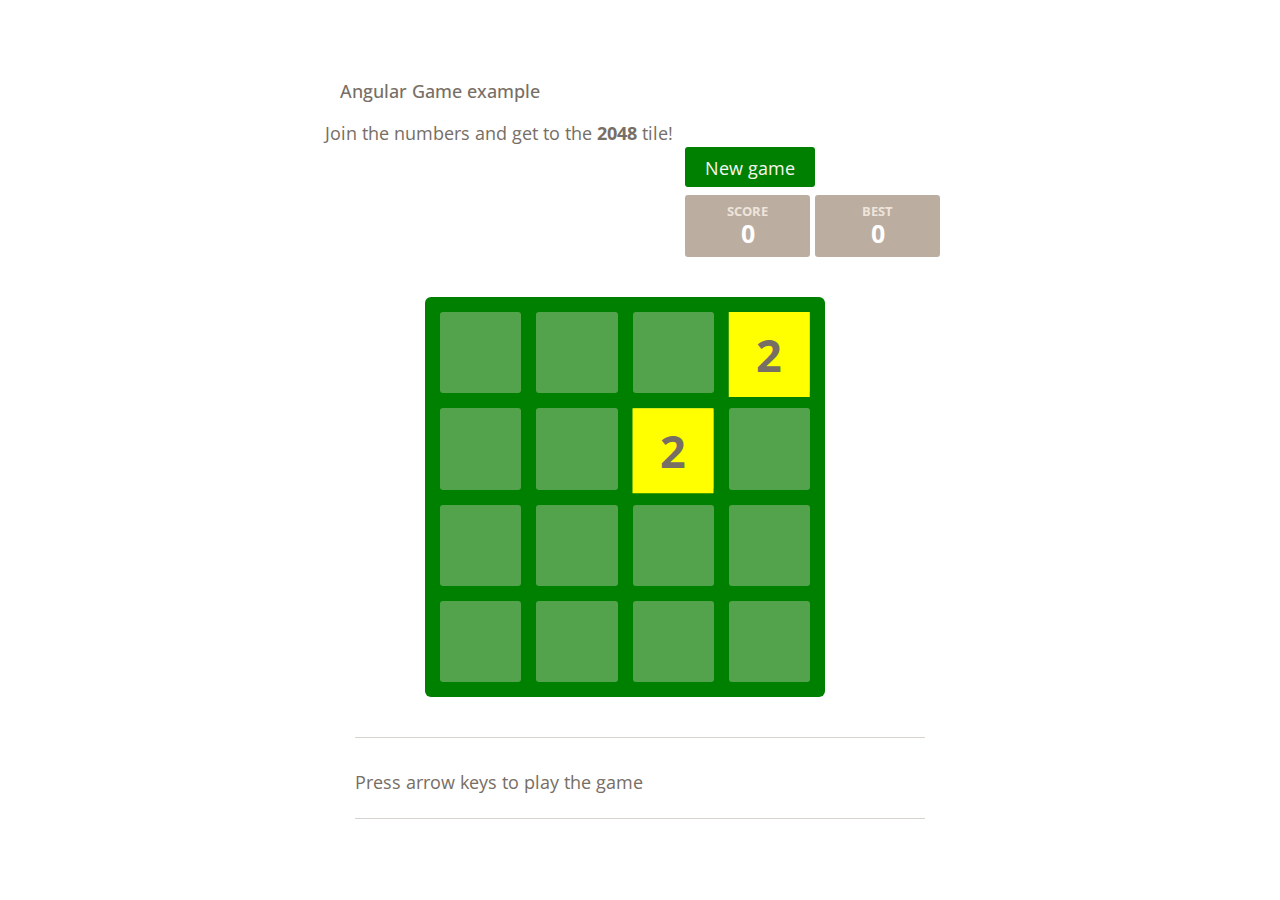
<file: app/index.html>
<!doctype html>
 <html class="no-js"> 
  <head>
    <meta charset="utf-8">
    <title>Game</title>
    <meta name="description" content="">
    <meta name="viewport" content="width=device-width">
    <link rel="stylesheet" href="styles/main.css">
    <link href='http://fonts.googleapis.com/css?family=Open+Sans:400,700' rel='stylesheet' type='text/css'>
    <script type="text/javascript" src="http://ajax.googleapis.com/ajax/libs/jquery/2.0.0/jquery.min.js"></script>
    <script src="scripts/angular.js"></script>
    <script src="scripts/angular-route.js"></script>
    <script src="scripts/angular-route.min.js"></script>
    <script src="scripts/angular-sanitize.js"></script>
    <script src="scripts/angular-loader.js"></script>
    <script src="scripts/angular-route.min.js"></script>
    <script src="scripts/angular-animate.js"></script>
    <script src="scripts/angular-animate.min.js"></script>
    <script src="scripts/angular-cookies.js"></script>
    <script src="scripts/game/game.js"></script>
    <script src="scripts/grid/grid.js"></script>
    <script src="scripts/keyboard/keyboard.js"></script>
    <script src="scripts/grid/grid_directive.js"></script>
    <script src="scripts/grid/tile_directive.js"></script>
    <script src="scripts/app.js"></script>
  </head>
  <body ng-app="twentyfourtyeightApp">
    <div class="container" ng-include="'views/main.html'"></div>
  </body>
</html>
</file>
<file: app/styles/main.css>
html {
    -ms-text-size-adjust: 100%;
    -webkit-text-size-adjust: 100%}
article, aside, details, figcaption, figure, footer, header, hgroup, main, nav, section, summary {
    display: block;
}
audio, canvas, progress, video {
    display: inline-block;
    vertical-align: baseline;
}
audio:not([controls]) {
    display: none;
    height: 0;
}
[hidden], template {
    display: none;
}
a {
    background: 0 0;
}
a:active, a:hover {
    outline: 0;
}
b, strong {
    font-weight: 700;
}
dfn {
    font-style: italic;
}
h1 {
    margin: .67em 0;
}
mark {
    background: #ff0;
    color: #000;
}
sub, sup {
    font-size: 75%;
    line-height: 0;
    position: relative;
    vertical-align: baseline;
}
sup {
    top: -.5em;
}
sub {
    bottom: -.25em;
}
img {
    border: 0;
}
svg:not(:root) {
    overflow: hidden;
}
hr {
    -moz-box-sizing: content-box;
    box-sizing: content-box;
    height: 0;
}
pre {
    overflow: auto;
}
code, kbd, pre, samp {
    font-size: 1em;
}
button, input, optgroup, select, textarea {
    color: inherit;
    font: inherit;
    margin: 0;
}
button {
    overflow: visible;
}
button, select {
    text-transform: none;
}
button, html input[type=button], input[type=reset], input[type=submit] {
    -webkit-appearance: button;
    cursor: pointer;
}
button[disabled], html input[disabled] {
    cursor: default;
}
button::-moz-focus-inner, input::-moz-focus-inner {
    border: 0;
    padding: 0;
}
input[type=checkbox], input[type=radio] {
    -moz-box-sizing: border-box;
    box-sizing: border-box;
    padding: 0;
}
input[type=number]::-webkit-inner-spin-button, input[type=number]::-webkit-outer-spin-button {
    height: auto;
}
input[type=search]::-webkit-search-cancel-button, input[type=search]::-webkit-search-decoration {
    -webkit-appearance: none;
}
textarea {
    overflow: auto;
}
optgroup {
    font-weight: 700;
}
table {
    border-collapse: collapse;
    border-spacing: 0;
}
td, th {
    padding: 0;
}
@media print {
    * {
    text-shadow: none!important;
    color: #000!important;
    background: transparent!important;
    box-shadow: none!important;
}
a, a:visited {
    text-decoration: underline;
}
a[href]:after {
    content: " (" attr(href) ")"}
abbr[title]:after {
    content: " (" attr(title) ")"}
a[href^="javascript:"]:after, a[href^="#"]:after {
    content: ""}
blockquote, pre {
    border: 1px solid #999;
    page-break-inside: avoid;
}
thead {
    display: table-header-group;
}
img, tr {
    page-break-inside: avoid;
}
img {
    max-width: 100%!important;
}
h2, h3, p {
    orphans: 3;
    widows: 3;
}
h2, h3 {
    page-break-after: avoid;
}
select {
    background: #fff!important;
}
.navbar {
    display: none;
}
.table td, .table th {
    background-color: #fff!important;
}
.btn>.caret, .dropup>.btn>.caret {
    border-top-color: #000!important;
}
.label {
    border: 1px solid #000;
}
.table {
    border-collapse: collapse!important;
}
.table-bordered td, .table-bordered th {
    border: 1px solid #ddd!important;
}
}*, :after, :before {
    -moz-box-sizing: border-box;
    box-sizing: border-box;
}
html {
    -webkit-tap-highlight-color: rgba(0, 0, 0, 0);
}
body {
    line-height: 1.42857;
}
button, input, select, textarea {
    font-family: inherit;
    font-size: inherit;
    line-height: inherit;
}
a:focus, a:hover {
    color: #2a6596;
    text-decoration: underline;
}
a:focus {
    outline: thin dotted;
    outline: 5px auto-webkit-focus-ring-color;
    outline-offset: -2px;
}
figure {
    margin: 0;
}
img {
    vertical-align: middle;
}
.img-responsive {
    display: block;
    max-width: 100%;
    height: auto;
}
.img-rounded {
    border-radius: 6px;
}
.img-thumbnail {
    padding: 4px;
    line-height: 1.42857;
    background-color: #fff;
    border: 1px solid #ddd;
    border-radius: 4px;
    transition: all .2s ease-in-out;
    display: inline-block;
    max-width: 100%;
    height: auto;
}
.img-circle {
    border-radius: 50%}
.sr-only {
    position: absolute;
    width: 1px;
    height: 1px;
    margin: -1px;
    padding: 0;
    overflow: hidden;
    clip: rect(0, 0, 0, 0);
    border: 0;
}
.h1, .h2, .h3, .h4, .h5, .h6, h1, h2, h3, h4, h5, h6 {
    font-family: inherit;
    font-weight: 500;
    line-height: 1.1;
    color: inherit;
}
.h1 .small, .h1 small, .h2 .small, .h2 small, .h3 .small, .h3 small, .h4 .small, .h4 small, .h5 .small, .h5 small, .h6 .small, .h6 small, h1 .small, h1 small, h2 .small, h2 small, h3 .small, h3 small, h4 .small, h4 small, h5 .small, h5 small, h6 .small, h6 small {
    font-weight: 400;
    line-height: 1;
    color: #999;
}
.h1, .h2, .h3, h1, h2, h3 {
    margin-top: 20px;
    margin-bottom: 10px;
}
.h1 .small, .h1 small, .h2 .small, .h2 small, .h3 .small, .h3 small, h1 .small, h1 small, h2 .small, h2 small, h3 .small, h3 small {
    font-size: 65%}
.h4, .h5, .h6, h4, h5, h6 {
    margin-top: 10px;
    margin-bottom: 10px;
}
.h4 .small, .h4 small, .h5 .small, .h5 small, .h6 .small, .h6 small, h4 .small, h4 small, h5 .small, h5 small, h6 .small, h6 small {
    font-size: 75%}
.h1, h1 {
    font-size: 36px;
}
.h2, h2 {
    font-size: 30px;
}
.h3, h3 {
    font-size: 24px;
}
.h4, h4 {
    font-size: 18px;
}
.h5, h5 {
    font-size: 14px;
}
.h6, h6 {
    font-size: 12px;
}
p {
    margin: 0 0 10px;
}
.lead {
    margin-bottom: 20px;
    font-size: 16px;
    font-weight: 200;
    line-height: 1.4;
}
@media (min-width:768px) {
    .lead {
    font-size: 21px;
}
}.small, small {
    font-size: 85%}
cite {
    font-style: normal;
}
.text-left {
    text-align: left;
}
.text-right {
    text-align: right;
}
.text-center {
    text-align: center;
}
.text-justify {
    text-align: justify;
}
.text-muted {
    color: #999;
}
.text-primary {
    color: #428bca;
}
a.text-primary:hover {
    color: #3073a9;
}
.text-success {
    color: #3c763d;
}
a.text-success:hover {
    color: #2b542b;
}
.text-info {
    color: #31708f;
}
a.text-info:hover {
    color: #245369;
}
.text-warning {
    color: #8a6d3b;
}
a.text-warning:hover {
    color: #66502c;
}
.text-danger {
    color: #a94442;
}
a.text-danger:hover {
    color: #843534;
}
.bg-primary {
    color: #fff;
    background-color: #428bca;
}
a.bg-primary:hover {
    background-color: #3073a9;
}
.bg-success {
    background-color: #dff0d8;
}
a.bg-success:hover {
    background-color: #c1e2b3;
}
.bg-info {
    background-color: #d9edf7;
}
a.bg-info:hover {
    background-color: #afdaee;
}
.bg-warning {
    background-color: #fcf8e3;
}
a.bg-warning:hover {
    background-color: #f7ecb5;
}
.bg-danger {
    background-color: #f2dede;
}
a.bg-danger:hover {
    background-color: #e4b9b9;
}
.page-header {
    padding-bottom: 9px;
    margin: 40px 0 20px;
    border-bottom: 1px solid #eee;
}
ol, ul {
    margin-top: 0;
    margin-bottom: 10px;
}
ol ol, ol ul, ul ol, ul ul {
    margin-bottom: 0;
}
.list-inline, .list-unstyled {
    padding-left: 0;
    list-style: none;
}
.list-inline {
    margin-left: -5px;
}
.list-inline>li {
    display: inline-block;
    padding-left: 5px;
    padding-right: 5px;
}
dl {
    margin-top: 0;
    margin-bottom: 20px;
}
dd, dt {
    line-height: 1.42857;
}
dt {
    font-weight: 700;
}
dd {
    margin-left: 0;
}
@media (min-width:768px) {
    .dl-horizontal dt {
    float: left;
    width: 160px;
    clear: left;
    text-align: right;
    overflow: hidden;
    text-overflow: ellipsis;
    white-space: nowrap;
}
.dl-horizontal dd {
    margin-left: 180px;
}
.dl-horizontal dd:after, .dl-horizontal dd:before {
    content: " ";
    display: table;
}
.dl-horizontal dd:after {
    clear: both;
}
}abbr[data-original-title], abbr[title] {
    cursor: help;
    border-bottom: 1px dotted #999;
}
.initialism {
    font-size: 90%;
    text-transform: uppercase;
}
blockquote {
    padding: 10px 20px;
    margin: 0 0 20px;
    font-size: 17.5px;
    border-left: 5px solid #eee;
}
blockquote ol:last-child, blockquote p:last-child, blockquote ul:last-child {
    margin-bottom: 0;
}
blockquote .small, blockquote footer, blockquote small {
    display: block;
    font-size: 80%;
    line-height: 1.42857;
    color: #999;
}
blockquote .small:before, blockquote footer:before, blockquote small:before {
    content: '\2014 \00A0'}
.blockquote-reverse, blockquote.pull-right {
    padding-right: 15px;
    padding-left: 0;
    border-right: 5px solid #eee;
    border-left: 0;
    text-align: right;
}
.blockquote-reverse .small:before, .blockquote-reverse footer:before, .blockquote-reverse small:before, blockquote.pull-right .small:before, blockquote.pull-right footer:before, blockquote.pull-right small:before {
    content: ''}
.blockquote-reverse .small:after, .blockquote-reverse footer:after, .blockquote-reverse small:after, blockquote.pull-right .small:after, blockquote.pull-right footer:after, blockquote.pull-right small:after {
    content: '\00A0 \2014'}
blockquote:after, blockquote:before {
    content: ""}
address {
    margin-bottom: 20px;
    font-style: normal;
    line-height: 1.42857;
}
code, kbd, pre, samp {
    font-family: Menlo, Monaco, Consolas, "Courier New", monospace;
}
code {
    padding: 2px 4px;
    font-size: 90%;
    color: #c7254e;
    background-color: #f9f2f4;
    white-space: nowrap;
    border-radius: 4px;
}
kbd {
    padding: 2px 4px;
    font-size: 90%;
    color: #fff;
    background-color: #333;
    border-radius: 3px;
    box-shadow: inset 0 -1px 0 rgba(0, 0, 0, .25);
}
pre {
    display: block;
    padding: 9.5px;
    margin: 0 0 10px;
    font-size: 13px;
    line-height: 1.42857;
    word-break: break-all;
    word-wrap: break-word;
    color: #333;
    background-color: #f5f5f5;
    border: 1px solid #ccc;
    border-radius: 4px;
}
pre code {
    padding: 0;
    font-size: inherit;
    color: inherit;
    white-space: pre-wrap;
    background-color: transparent;
    border-radius: 0;
}
.pre-scrollable {
    max-height: 340px;
    overflow-y: scroll;
}
.container {
    margin-right: auto;
    margin-left: auto;
    padding-left: 15px;
    padding-right: 15px;
}
.container:after, .container:before {
    content: " ";
    display: table;
}
.container:after {
    clear: both;
}
@media (min-width:768px) {
    .container {
    width: 750px;
}
}@media (min-width:992px) {
    .container {
    width: 970px;
}
}@media (min-width:1200px) {
    .container {
    width: 1170px;
}
}.container-fluid {
    margin-right: auto;
    margin-left: auto;
    padding-left: 15px;
    padding-right: 15px;
}
.container-fluid:after, .container-fluid:before {
    content: " ";
    display: table;
}
.container-fluid:after {
    clear: both;
}
.row {
    margin-left: -15px;
    margin-right: -15px;
}
.row:after, .row:before {
    content: " ";
    display: table;
}
.row:after {
    clear: both;
}
.col-lg-1, .col-lg-10, .col-lg-11, .col-lg-12, .col-lg-2, .col-lg-3, .col-lg-4, .col-lg-5, .col-lg-6, .col-lg-7, .col-lg-8, .col-lg-9, .col-md-1, .col-md-10, .col-md-11, .col-md-12, .col-md-2, .col-md-3, .col-md-4, .col-md-5, .col-md-6, .col-md-7, .col-md-8, .col-md-9, .col-sm-1, .col-sm-10, .col-sm-11, .col-sm-12, .col-sm-2, .col-sm-3, .col-sm-4, .col-sm-5, .col-sm-6, .col-sm-7, .col-sm-8, .col-sm-9, .col-xs-1, .col-xs-10, .col-xs-11, .col-xs-12, .col-xs-2, .col-xs-3, .col-xs-4, .col-xs-5, .col-xs-6, .col-xs-7, .col-xs-8, .col-xs-9 {
    position: relative;
    min-height: 1px;
    padding-left: 15px;
    padding-right: 15px;
}
.col-xs-1, .col-xs-10, .col-xs-11, .col-xs-12, .col-xs-2, .col-xs-3, .col-xs-4, .col-xs-5, .col-xs-6, .col-xs-7, .col-xs-8, .col-xs-9 {
    float: left;
}
.col-xs-1 {
    width: 8.33333%}
.col-xs-2 {
    width: 16.66667%}
.col-xs-3 {
    width: 25%}
.col-xs-4 {
    width: 33.33333%}
.col-xs-5 {
    width: 41.66667%}
.col-xs-6 {
    width: 50%}
.col-xs-7 {
    width: 58.33333%}
.col-xs-8 {
    width: 66.66667%}
.col-xs-9 {
    width: 75%}
.col-xs-10 {
    width: 83.33333%}
.col-xs-11 {
    width: 91.66667%}
.col-xs-12 {
    width: 100%}
.col-xs-pull-0 {
    right: 0;
}
.col-xs-pull-1 {
    right: 8.33333%}
.col-xs-pull-2 {
    right: 16.66667%}
.col-xs-pull-3 {
    right: 25%}
.col-xs-pull-4 {
    right: 33.33333%}
.col-xs-pull-5 {
    right: 41.66667%}
.col-xs-pull-6 {
    right: 50%}
.col-xs-pull-7 {
    right: 58.33333%}
.col-xs-pull-8 {
    right: 66.66667%}
.col-xs-pull-9 {
    right: 75%}
.col-xs-pull-10 {
    right: 83.33333%}
.col-xs-pull-11 {
    right: 91.66667%}
.col-xs-pull-12 {
    right: 100%}
.col-xs-push-0 {
    left: 0;
}
.col-xs-push-1 {
    left: 8.33333%}
.col-xs-push-2 {
    left: 16.66667%}
.col-xs-push-3 {
    left: 25%}
.col-xs-push-4 {
    left: 33.33333%}
.col-xs-push-5 {
    left: 41.66667%}
.col-xs-push-6 {
    left: 50%}
.col-xs-push-7 {
    left: 58.33333%}
.col-xs-push-8 {
    left: 66.66667%}
.col-xs-push-9 {
    left: 75%}
.col-xs-push-10 {
    left: 83.33333%}
.col-xs-push-11 {
    left: 91.66667%}
.col-xs-push-12 {
    left: 100%}
.col-xs-offset-0 {
    margin-left: 0;
}
.col-xs-offset-1 {
    margin-left: 8.33333%}
.col-xs-offset-2 {
    margin-left: 16.66667%}
.col-xs-offset-3 {
    margin-left: 25%}
.col-xs-offset-4 {
    margin-left: 33.33333%}
.col-xs-offset-5 {
    margin-left: 41.66667%}
.col-xs-offset-6 {
    margin-left: 50%}
.col-xs-offset-7 {
    margin-left: 58.33333%}
.col-xs-offset-8 {
    margin-left: 66.66667%}
.col-xs-offset-9 {
    margin-left: 75%}
.col-xs-offset-10 {
    margin-left: 83.33333%}
.col-xs-offset-11 {
    margin-left: 91.66667%}
.col-xs-offset-12 {
    margin-left: 100%}
@media (min-width:768px) {
    .col-sm-1, .col-sm-10, .col-sm-11, .col-sm-12, .col-sm-2, .col-sm-3, .col-sm-4, .col-sm-5, .col-sm-6, .col-sm-7, .col-sm-8, .col-sm-9 {
    float: left;
}
.col-sm-1 {
    width: 8.33333%}
.col-sm-2 {
    width: 16.66667%}
.col-sm-3 {
    width: 25%}
.col-sm-4 {
    width: 33.33333%}
.col-sm-5 {
    width: 41.66667%}
.col-sm-6 {
    width: 50%}
.col-sm-7 {
    width: 58.33333%}
.col-sm-8 {
    width: 66.66667%}
.col-sm-9 {
    width: 75%}
.col-sm-10 {
    width: 83.33333%}
.col-sm-11 {
    width: 91.66667%}
.col-sm-12 {
    width: 100%}
.col-sm-pull-0 {
    right: 0;
}
.col-sm-pull-1 {
    right: 8.33333%}
.col-sm-pull-2 {
    right: 16.66667%}
.col-sm-pull-3 {
    right: 25%}
.col-sm-pull-4 {
    right: 33.33333%}
.col-sm-pull-5 {
    right: 41.66667%}
.col-sm-pull-6 {
    right: 50%}
.col-sm-pull-7 {
    right: 58.33333%}
.col-sm-pull-8 {
    right: 66.66667%}
.col-sm-pull-9 {
    right: 75%}
.col-sm-pull-10 {
    right: 83.33333%}
.col-sm-pull-11 {
    right: 91.66667%}
.col-sm-pull-12 {
    right: 100%}
.col-sm-push-0 {
    left: 0;
}
.col-sm-push-1 {
    left: 8.33333%}
.col-sm-push-2 {
    left: 16.66667%}
.col-sm-push-3 {
    left: 25%}
.col-sm-push-4 {
    left: 33.33333%}
.col-sm-push-5 {
    left: 41.66667%}
.col-sm-push-6 {
    left: 50%}
.col-sm-push-7 {
    left: 58.33333%}
.col-sm-push-8 {
    left: 66.66667%}
.col-sm-push-9 {
    left: 75%}
.col-sm-push-10 {
    left: 83.33333%}
.col-sm-push-11 {
    left: 91.66667%}
.col-sm-push-12 {
    left: 100%}
.col-sm-offset-0 {
    margin-left: 0;
}
.col-sm-offset-1 {
    margin-left: 8.33333%}
.col-sm-offset-2 {
    margin-left: 16.66667%}
.col-sm-offset-3 {
    margin-left: 25%}
.col-sm-offset-4 {
    margin-left: 33.33333%}
.col-sm-offset-5 {
    margin-left: 41.66667%}
.col-sm-offset-6 {
    margin-left: 50%}
.col-sm-offset-7 {
    margin-left: 58.33333%}
.col-sm-offset-8 {
    margin-left: 66.66667%}
.col-sm-offset-9 {
    margin-left: 75%}
.col-sm-offset-10 {
    margin-left: 83.33333%}
.col-sm-offset-11 {
    margin-left: 91.66667%}
.col-sm-offset-12 {
    margin-left: 100%}
}@media (min-width:992px) {
    .col-md-1, .col-md-10, .col-md-11, .col-md-12, .col-md-2, .col-md-3, .col-md-4, .col-md-5, .col-md-6, .col-md-7, .col-md-8, .col-md-9 {
    float: left;
}
.col-md-1 {
    width: 8.33333%}
.col-md-2 {
    width: 16.66667%}
.col-md-3 {
    width: 25%}
.col-md-4 {
    width: 33.33333%}
.col-md-5 {
    width: 41.66667%}
.col-md-6 {
    width: 50%}
.col-md-7 {
    width: 58.33333%}
.col-md-8 {
    width: 66.66667%}
.col-md-9 {
    width: 75%}
.col-md-10 {
    width: 83.33333%}
.col-md-11 {
    width: 91.66667%}
.col-md-12 {
    width: 100%}
.col-md-pull-0 {
    right: 0;
}
.col-md-pull-1 {
    right: 8.33333%}
.col-md-pull-2 {
    right: 16.66667%}
.col-md-pull-3 {
    right: 25%}
.col-md-pull-4 {
    right: 33.33333%}
.col-md-pull-5 {
    right: 41.66667%}
.col-md-pull-6 {
    right: 50%}
.col-md-pull-7 {
    right: 58.33333%}
.col-md-pull-8 {
    right: 66.66667%}
.col-md-pull-9 {
    right: 75%}
.col-md-pull-10 {
    right: 83.33333%}
.col-md-pull-11 {
    right: 91.66667%}
.col-md-pull-12 {
    right: 100%}
.col-md-push-0 {
    left: 0;
}
.col-md-push-1 {
    left: 8.33333%}
.col-md-push-2 {
    left: 16.66667%}
.col-md-push-3 {
    left: 25%}
.col-md-push-4 {
    left: 33.33333%}
.col-md-push-5 {
    left: 41.66667%}
.col-md-push-6 {
    left: 50%}
.col-md-push-7 {
    left: 58.33333%}
.col-md-push-8 {
    left: 66.66667%}
.col-md-push-9 {
    left: 75%}
.col-md-push-10 {
    left: 83.33333%}
.col-md-push-11 {
    left: 91.66667%}
.col-md-push-12 {
    left: 100%}
.col-md-offset-0 {
    margin-left: 0;
}
.col-md-offset-1 {
    margin-left: 8.33333%}
.col-md-offset-2 {
    margin-left: 16.66667%}
.col-md-offset-3 {
    margin-left: 25%}
.col-md-offset-4 {
    margin-left: 33.33333%}
.col-md-offset-5 {
    margin-left: 41.66667%}
.col-md-offset-6 {
    margin-left: 50%}
.col-md-offset-7 {
    margin-left: 58.33333%}
.col-md-offset-8 {
    margin-left: 66.66667%}
.col-md-offset-9 {
    margin-left: 75%}
.col-md-offset-10 {
    margin-left: 83.33333%}
.col-md-offset-11 {
    margin-left: 91.66667%}
.col-md-offset-12 {
    margin-left: 100%}
}@media (min-width:1200px) {
    .col-lg-1, .col-lg-10, .col-lg-11, .col-lg-12, .col-lg-2, .col-lg-3, .col-lg-4, .col-lg-5, .col-lg-6, .col-lg-7, .col-lg-8, .col-lg-9 {
    float: left;
}
.col-lg-1 {
    width: 8.33333%}
.col-lg-2 {
    width: 16.66667%}
.col-lg-3 {
    width: 25%}
.col-lg-4 {
    width: 33.33333%}
.col-lg-5 {
    width: 41.66667%}
.col-lg-6 {
    width: 50%}
.col-lg-7 {
    width: 58.33333%}
.col-lg-8 {
    width: 66.66667%}
.col-lg-9 {
    width: 75%}
.col-lg-10 {
    width: 83.33333%}
.col-lg-11 {
    width: 91.66667%}
.col-lg-12 {
    width: 100%}
.col-lg-pull-0 {
    right: 0;
}
.col-lg-pull-1 {
    right: 8.33333%}
.col-lg-pull-2 {
    right: 16.66667%}
.col-lg-pull-3 {
    right: 25%}
.col-lg-pull-4 {
    right: 33.33333%}
.col-lg-pull-5 {
    right: 41.66667%}
.col-lg-pull-6 {
    right: 50%}
.col-lg-pull-7 {
    right: 58.33333%}
.col-lg-pull-8 {
    right: 66.66667%}
.col-lg-pull-9 {
    right: 75%}
.col-lg-pull-10 {
    right: 83.33333%}
.col-lg-pull-11 {
    right: 91.66667%}
.col-lg-pull-12 {
    right: 100%}
.col-lg-push-0 {
    left: 0;
}
.col-lg-push-1 {
    left: 8.33333%}
.col-lg-push-2 {
    left: 16.66667%}
.col-lg-push-3 {
    left: 25%}
.col-lg-push-4 {
    left: 33.33333%}
.col-lg-push-5 {
    left: 41.66667%}
.col-lg-push-6 {
    left: 50%}
.col-lg-push-7 {
    left: 58.33333%}
.col-lg-push-8 {
    left: 66.66667%}
.col-lg-push-9 {
    left: 75%}
.col-lg-push-10 {
    left: 83.33333%}
.col-lg-push-11 {
    left: 91.66667%}
.col-lg-push-12 {
    left: 100%}
.col-lg-offset-0 {
    margin-left: 0;
}
.col-lg-offset-1 {
    margin-left: 8.33333%}
.col-lg-offset-2 {
    margin-left: 16.66667%}
.col-lg-offset-3 {
    margin-left: 25%}
.col-lg-offset-4 {
    margin-left: 33.33333%}
.col-lg-offset-5 {
    margin-left: 41.66667%}
.col-lg-offset-6 {
    margin-left: 50%}
.col-lg-offset-7 {
    margin-left: 58.33333%}
.col-lg-offset-8 {
    margin-left: 66.66667%}
.col-lg-offset-9 {
    margin-left: 75%}
.col-lg-offset-10 {
    margin-left: 83.33333%}
.col-lg-offset-11 {
    margin-left: 91.66667%}
.col-lg-offset-12 {
    margin-left: 100%}
}table {
    max-width: 100%;
    background-color: transparent;
}
th {
    text-align: left;
}
.table {
    width: 100%;
    margin-bottom: 20px;
}
.table>tbody>tr>td, .table>tbody>tr>th, .table>tfoot>tr>td, .table>tfoot>tr>th, .table>thead>tr>td, .table>thead>tr>th {
    padding: 8px;
    line-height: 1.42857;
    vertical-align: top;
    border-top: 1px solid #ddd;
}
.table>thead>tr>th {
    vertical-align: bottom;
    border-bottom: 2px solid #ddd;
}
.table>caption+thead>tr:first-child>td, .table>caption+thead>tr:first-child>th, .table>colgroup+thead>tr:first-child>td, .table>colgroup+thead>tr:first-child>th, .table>thead:first-child>tr:first-child>td, .table>thead:first-child>tr:first-child>th {
    border-top: 0;
}
.table>tbody+tbody {
    border-top: 2px solid #ddd;
}
.table .table {
    background-color: #fff;
}
.table-condensed>tbody>tr>td, .table-condensed>tbody>tr>th, .table-condensed>tfoot>tr>td, .table-condensed>tfoot>tr>th, .table-condensed>thead>tr>td, .table-condensed>thead>tr>th {
    padding: 5px;
}
.table-bordered, .table-bordered>tbody>tr>td, .table-bordered>tbody>tr>th, .table-bordered>tfoot>tr>td, .table-bordered>tfoot>tr>th, .table-bordered>thead>tr>td, .table-bordered>thead>tr>th {
    border: 1px solid #ddd;
}
.table-bordered>thead>tr>td, .table-bordered>thead>tr>th {
    border-bottom-width: 2px;
}
.table-striped>tbody>tr:nth-child(odd)>td, .table-striped>tbody>tr:nth-child(odd)>th {
    background-color: #f9f9f9;
}
.table-hover>tbody>tr:hover>td, .table-hover>tbody>tr:hover>th {
    background-color: #f5f5f5;
}
table col[class*=col-] {
    position: static;
    float: none;
    display: table-column;
}
table td[class*=col-], table th[class*=col-] {
    position: static;
    float: none;
    display: table-cell;
}
.table>tbody>tr.active>td, .table>tbody>tr.active>th, .table>tbody>tr>td.active, .table>tbody>tr>th.active, .table>tfoot>tr.active>td, .table>tfoot>tr.active>th, .table>tfoot>tr>td.active, .table>tfoot>tr>th.active, .table>thead>tr.active>td, .table>thead>tr.active>th, .table>thead>tr>td.active, .table>thead>tr>th.active {
    background-color: #f5f5f5;
}
.table-hover>tbody>tr.active:hover>td, .table-hover>tbody>tr.active:hover>th, .table-hover>tbody>tr>td.active:hover, .table-hover>tbody>tr>th.active:hover {
    background-color: #e8e8e8;
}
.table>tbody>tr.success>td, .table>tbody>tr.success>th, .table>tbody>tr>td.success, .table>tbody>tr>th.success, .table>tfoot>tr.success>td, .table>tfoot>tr.success>th, .table>tfoot>tr>td.success, .table>tfoot>tr>th.success, .table>thead>tr.success>td, .table>thead>tr.success>th, .table>thead>tr>td.success, .table>thead>tr>th.success {
    background-color: #dff0d8;
}
.table-hover>tbody>tr.success:hover>td, .table-hover>tbody>tr.success:hover>th, .table-hover>tbody>tr>td.success:hover, .table-hover>tbody>tr>th.success:hover {
    background-color: #d0e9c6;
}
.table>tbody>tr.info>td, .table>tbody>tr.info>th, .table>tbody>tr>td.info, .table>tbody>tr>th.info, .table>tfoot>tr.info>td, .table>tfoot>tr.info>th, .table>tfoot>tr>td.info, .table>tfoot>tr>th.info, .table>thead>tr.info>td, .table>thead>tr.info>th, .table>thead>tr>td.info, .table>thead>tr>th.info {
    background-color: #d9edf7;
}
.table-hover>tbody>tr.info:hover>td, .table-hover>tbody>tr.info:hover>th, .table-hover>tbody>tr>td.info:hover, .table-hover>tbody>tr>th.info:hover {
    background-color: #c4e4f3;
}
.table>tbody>tr.warning>td, .table>tbody>tr.warning>th, .table>tbody>tr>td.warning, .table>tbody>tr>th.warning, .table>tfoot>tr.warning>td, .table>tfoot>tr.warning>th, .table>tfoot>tr>td.warning, .table>tfoot>tr>th.warning, .table>thead>tr.warning>td, .table>thead>tr.warning>th, .table>thead>tr>td.warning, .table>thead>tr>th.warning {
    background-color: #fcf8e3;
}
.table-hover>tbody>tr.warning:hover>td, .table-hover>tbody>tr.warning:hover>th, .table-hover>tbody>tr>td.warning:hover, .table-hover>tbody>tr>th.warning:hover {
    background-color: #faf2cc;
}
.table>tbody>tr.danger>td, .table>tbody>tr.danger>th, .table>tbody>tr>td.danger, .table>tbody>tr>th.danger, .table>tfoot>tr.danger>td, .table>tfoot>tr.danger>th, .table>tfoot>tr>td.danger, .table>tfoot>tr>th.danger, .table>thead>tr.danger>td, .table>thead>tr.danger>th, .table>thead>tr>td.danger, .table>thead>tr>th.danger {
    background-color: #f2dede;
}
.table-hover>tbody>tr.danger:hover>td, .table-hover>tbody>tr.danger:hover>th, .table-hover>tbody>tr>td.danger:hover, .table-hover>tbody>tr>th.danger:hover {
    background-color: #ebcccc;
}
@media (max-width:767px) {
    .table-responsive {
    width: 100%;
    margin-bottom: 15px;
    overflow-y: hidden;
    overflow-x: scroll;
    -ms-overflow-style: -ms-autohiding-scrollbar;
    border: 1px solid #ddd;
    -webkit-overflow-scrolling: touch;
}
.table-responsive>.table {
    margin-bottom: 0;
}
.table-responsive>.table>tbody>tr>td, .table-responsive>.table>tbody>tr>th, .table-responsive>.table>tfoot>tr>td, .table-responsive>.table>tfoot>tr>th, .table-responsive>.table>thead>tr>td, .table-responsive>.table>thead>tr>th {
    white-space: nowrap;
}
.table-responsive>.table-bordered {
    border: 0;
}
.table-responsive>.table-bordered>tbody>tr>td:first-child, .table-responsive>.table-bordered>tbody>tr>th:first-child, .table-responsive>.table-bordered>tfoot>tr>td:first-child, .table-responsive>.table-bordered>tfoot>tr>th:first-child, .table-responsive>.table-bordered>thead>tr>td:first-child, .table-responsive>.table-bordered>thead>tr>th:first-child {
    border-left: 0;
}
.table-responsive>.table-bordered>tbody>tr>td:last-child, .table-responsive>.table-bordered>tbody>tr>th:last-child, .table-responsive>.table-bordered>tfoot>tr>td:last-child, .table-responsive>.table-bordered>tfoot>tr>th:last-child, .table-responsive>.table-bordered>thead>tr>td:last-child, .table-responsive>.table-bordered>thead>tr>th:last-child {
    border-right: 0;
}
.table-responsive>.table-bordered>tbody>tr:last-child>td, .table-responsive>.table-bordered>tbody>tr:last-child>th, .table-responsive>.table-bordered>tfoot>tr:last-child>td, .table-responsive>.table-bordered>tfoot>tr:last-child>th {
    border-bottom: 0;
}
}fieldset {
    padding: 0;
    margin: 0;
    border: 0;
    min-width: 0;
}
legend {
    display: block;
    width: 100%;
    padding: 0;
    margin-bottom: 20px;
    font-size: 21px;
    line-height: inherit;
    color: #333;
    border: 0;
    border-bottom: 1px solid #e5e5e5;
}
label {
    display: inline-block;
    margin-bottom: 5px;
    font-weight: 700;
}
input[type=search] {
    -moz-box-sizing: border-box;
    box-sizing: border-box;
}
input[type=checkbox], input[type=radio] {
    margin: 4px 0 0;
    margin-top: 1px \9;
    line-height: normal;
}
input[type=file] {
    display: block;
}
input[type=range] {
    display: block;
    width: 100%}
select[multiple], select[size] {
    height: auto;
}
input[type=checkbox]:focus, input[type=file]:focus, input[type=radio]:focus {
    outline: thin dotted;
    outline: 5px auto-webkit-focus-ring-color;
    outline-offset: -2px;
}
output {
    display: block;
    padding-top: 7px;
    font-size: 14px;
    line-height: 1.42857;
    color: #555;
}
.form-control {
    display: block;
    width: 100%;
    height: 34px;
    padding: 6px 12px;
    font-size: 14px;
    line-height: 1.42857;
    color: #555;
    background-color: #fff;
    background-image: none;
    border: 1px solid #ccc;
    border-radius: 4px;
    box-shadow: inset 0 1px 1px rgba(0, 0, 0, .075);
    transition: border-color ease-in-out .15s, box-shadow ease-in-out .15s;
}
.form-control:focus {
    border-color: #66afe9;
    outline: 0;
    box-shadow: inset 0 1px 1px rgba(0, 0, 0, .075), 0 0 8px rgba(102, 175, 233, .6);
}
.form-control::-moz-placeholder {
    color: #999;
    opacity: 1;
}
.form-control:-ms-input-placeholder {
    color: #999;
}
.form-control::-webkit-input-placeholder {
    color: #999;
}
.form-control[disabled], .form-control[readonly], fieldset[disabled] .form-control {
    cursor: not-allowed;
    background-color: #eee;
    opacity: 1;
}
textarea.form-control {
    height: auto;
}
input[type=search] {
    -webkit-appearance: none;
}
input[type=date] {
    line-height: 34px;
}
.form-group {
    margin-bottom: 15px;
}
.checkbox, .radio {
    display: block;
    min-height: 20px;
    margin-top: 10px;
    margin-bottom: 10px;
    padding-left: 20px;
}
.checkbox label, .radio label {
    display: inline;
    font-weight: 400;
    cursor: pointer;
}
.checkbox input[type=checkbox], .checkbox-inline input[type=checkbox], .radio input[type=radio], .radio-inline input[type=radio] {
    float: left;
    margin-left: -20px;
}
.checkbox+.checkbox, .radio+.radio {
    margin-top: -5px;
}
.checkbox-inline, .radio-inline {
    display: inline-block;
    padding-left: 20px;
    margin-bottom: 0;
    vertical-align: middle;
    font-weight: 400;
    cursor: pointer;
}
.checkbox-inline+.checkbox-inline, .radio-inline+.radio-inline {
    margin-top: 0;
    margin-left: 10px;
}
.checkbox-inline[disabled], .checkbox[disabled], .radio-inline[disabled], .radio[disabled], fieldset[disabled] .checkbox, fieldset[disabled] .checkbox-inline, fieldset[disabled] .radio, fieldset[disabled] .radio-inline, fieldset[disabled] input[type=checkbox], fieldset[disabled] input[type=radio], input[type=checkbox][disabled], input[type=radio][disabled] {
    cursor: not-allowed;
}
.input-group-sm>.form-control, .input-group-sm>.input-group-addon, .input-group-sm>.input-group-btn>.btn, .input-sm {
    height: 30px;
    padding: 5px 10px;
    font-size: 12px;
    line-height: 1.5;
    border-radius: 3px;
}
.input-group-sm>.input-group-btn>select.btn, .input-group-sm>select.form-control, .input-group-sm>select.input-group-addon, select.input-sm {
    height: 30px;
    line-height: 30px;
}
.input-group-sm>.input-group-btn>select[multiple].btn, .input-group-sm>.input-group-btn>textarea.btn, .input-group-sm>select[multiple].form-control, .input-group-sm>select[multiple].input-group-addon, .input-group-sm>textarea.form-control, .input-group-sm>textarea.input-group-addon, select[multiple].input-sm, textarea.input-sm {
    height: auto;
}
.input-group-lg>.form-control, .input-group-lg>.input-group-addon, .input-group-lg>.input-group-btn>.btn, .input-lg {
    height: 46px;
    padding: 10px 16px;
    font-size: 18px;
    line-height: 1.33;
    border-radius: 6px;
}
.input-group-lg>.input-group-btn>select.btn, .input-group-lg>select.form-control, .input-group-lg>select.input-group-addon, select.input-lg {
    height: 46px;
    line-height: 46px;
}
.input-group-lg>.input-group-btn>select[multiple].btn, .input-group-lg>.input-group-btn>textarea.btn, .input-group-lg>select[multiple].form-control, .input-group-lg>select[multiple].input-group-addon, .input-group-lg>textarea.form-control, .input-group-lg>textarea.input-group-addon, select[multiple].input-lg, textarea.input-lg {
    height: auto;
}
.has-feedback {
    position: relative;
}
.has-feedback .form-control {
    padding-right: 42.5px;
}
.has-feedback .form-control-feedback {
    position: absolute;
    top: 25px;
    right: 0;
    display: block;
    width: 34px;
    height: 34px;
    line-height: 34px;
    text-align: center;
}
.has-success .checkbox, .has-success .checkbox-inline, .has-success .control-label, .has-success .help-block, .has-success .radio, .has-success .radio-inline {
    color: #3c763d;
}
.has-success .form-control {
    border-color: #3c763d;
    box-shadow: inset 0 1px 1px rgba(0, 0, 0, .075);
}
.has-success .form-control:focus {
    border-color: #2b542b;
    box-shadow: inset 0 1px 1px rgba(0, 0, 0, .075), 0 0 6px #67b168;
}
.has-success .input-group-addon {
    color: #3c763d;
    border-color: #3c763d;
    background-color: #dff0d8;
}
.has-success .form-control-feedback {
    color: #3c763d;
}
.has-warning .checkbox, .has-warning .checkbox-inline, .has-warning .control-label, .has-warning .help-block, .has-warning .radio, .has-warning .radio-inline {
    color: #8a6d3b;
}
.has-warning .form-control {
    border-color: #8a6d3b;
    box-shadow: inset 0 1px 1px rgba(0, 0, 0, .075);
}
.has-warning .form-control:focus {
    border-color: #66502c;
    box-shadow: inset 0 1px 1px rgba(0, 0, 0, .075), 0 0 6px #c09f6b;
}
.has-warning .input-group-addon {
    color: #8a6d3b;
    border-color: #8a6d3b;
    background-color: #fcf8e3;
}
.has-warning .form-control-feedback {
    color: #8a6d3b;
}
.has-error .checkbox, .has-error .checkbox-inline, .has-error .control-label, .has-error .help-block, .has-error .radio, .has-error .radio-inline {
    color: #a94442;
}
.has-error .form-control {
    border-color: #a94442;
    box-shadow: inset 0 1px 1px rgba(0, 0, 0, .075);
}
.has-error .form-control:focus {
    border-color: #843534;
    box-shadow: inset 0 1px 1px rgba(0, 0, 0, .075), 0 0 6px #ce8483;
}
.has-error .input-group-addon {
    color: #a94442;
    border-color: #a94442;
    background-color: #f2dede;
}
.has-error .form-control-feedback {
    color: #a94442;
}
.form-control-static {
    margin-bottom: 0;
}
.help-block {
    display: block;
    margin-top: 5px;
    margin-bottom: 10px;
    color: #737373;
}
@media (min-width:768px) {
    .form-inline .form-group, .form-inline .navbar-form {
    display: inline-block;
    margin-bottom: 0;
    vertical-align: middle;
}
.form-inline .form-control, .form-inline .navbar-form {
    display: inline-block;
    width: auto;
    vertical-align: middle;
}
.form-inline .input-group>.form-control, .form-inline .input-group>.navbar-form {
    width: 100%}
.form-inline .control-label, .form-inline .navbar-form {
    margin-bottom: 0;
    vertical-align: middle;
}
.form-inline .checkbox, .form-inline .navbar-form, .form-inline .radio {
    display: inline-block;
    margin-top: 0;
    margin-bottom: 0;
    padding-left: 0;
    vertical-align: middle;
}
.form-inline .checkbox .navbar-form, .form-inline .checkbox input[type=checkbox], .form-inline .radio .navbar-form, .form-inline .radio input[type=radio] {
    float: none;
    margin-left: 0;
}
.form-inline .has-feedback .form-control-feedback, .form-inline .has-feedback .navbar-form {
    top: 0;
}
}.form-horizontal .checkbox, .form-horizontal .checkbox-inline, .form-horizontal .control-label, .form-horizontal .radio, .form-horizontal .radio-inline {
    margin-top: 0;
    margin-bottom: 0;
    padding-top: 7px;
}
.form-horizontal .checkbox, .form-horizontal .radio {
    min-height: 27px;
}
.form-horizontal .form-group {
    margin-left: -15px;
    margin-right: -15px;
}
.form-horizontal .form-group:after, .form-horizontal .form-group:before {
    content: " ";
    display: table;
}
.form-horizontal .form-group:after {
    clear: both;
}
.form-horizontal .form-control-static {
    padding-top: 7px;
}
@media (min-width:768px) {
    .form-horizontal .control-label {
    text-align: right;
}
}.form-horizontal .has-feedback .form-control-feedback {
    top: 0;
    right: 15px;
}
.btn {
    display: inline-block;
    margin-bottom: 0;
    font-weight: 400;
    text-align: center;
    vertical-align: middle;
    cursor: pointer;
    background-image: none;
    border: 1px solid transparent;
    white-space: nowrap;
    padding: 6px 12px;
    font-size: 14px;
    line-height: 1.42857;
    border-radius: 4px;
    -webkit-user-select: none;
    -moz-user-select: none;
    -ms-user-select: none;
    user-select: none;
}
.btn.active:focus, .btn:active:focus, .btn:focus {
    outline: thin dotted;
    outline: 5px auto-webkit-focus-ring-color;
    outline-offset: -2px;
}
.btn:focus, .btn:hover {
    color: #333;
    text-decoration: none;
}
.btn.active, .btn:active {
    outline: 0;
    background-image: none;
    box-shadow: inset 0 3px 5px rgba(0, 0, 0, .125);
}
.btn.disabled, .btn[disabled], fieldset[disabled] .btn {
    cursor: not-allowed;
    pointer-events: none;
    opacity: .65;
    filter: alpha(opacity=65);
    box-shadow: none;
}
.btn-default {
    color: #333;
    background-color: #fff;
    border-color: #ccc;
}
.btn-default.active, .btn-default:active, .btn-default:focus, .btn-default:hover, .open .btn-default.dropdown-toggle {
    color: #333;
    background-color: #ebebeb;
    border-color: #adadad;
}
.btn-default.active, .btn-default:active, .open .btn-default.dropdown-toggle {
    background-image: none;
}
.btn-default.disabled, .btn-default.disabled.active, .btn-default.disabled:active, .btn-default.disabled:focus, .btn-default.disabled:hover, .btn-default[disabled], .btn-default[disabled].active, .btn-default[disabled]:active, .btn-default[disabled]:focus, .btn-default[disabled]:hover, fieldset[disabled] .btn-default, fieldset[disabled] .btn-default.active, fieldset[disabled] .btn-default:active, fieldset[disabled] .btn-default:focus, fieldset[disabled] .btn-default:hover {
    background-color: #fff;
    border-color: #ccc;
}
.btn-default .badge {
    color: #fff;
    background-color: #333;
}
.btn-primary {
    color: #fff;
    background-color: #428bca;
    border-color: #3580bd;
}
.btn-primary.active, .btn-primary:active, .btn-primary:focus, .btn-primary:hover, .open .btn-primary.dropdown-toggle {
    color: #fff;
    background-color: #3278b1;
    border-color: #28608e;
}
.btn-primary.active, .btn-primary:active, .open .btn-primary.dropdown-toggle {
    background-image: none;
}
.btn-primary.disabled, .btn-primary.disabled.active, .btn-primary.disabled:active, .btn-primary.disabled:focus, .btn-primary.disabled:hover, .btn-primary[disabled], .btn-primary[disabled].active, .btn-primary[disabled]:active, .btn-primary[disabled]:focus, .btn-primary[disabled]:hover, fieldset[disabled] .btn-primary, fieldset[disabled] .btn-primary.active, fieldset[disabled] .btn-primary:active, fieldset[disabled] .btn-primary:focus, fieldset[disabled] .btn-primary:hover {
    background-color: #428bca;
    border-color: #3580bd;
}
.btn-primary .badge {
    color: #428bca;
    background-color: #fff;
}
.btn-success {
    color: #fff;
    background-color: #5cb85c;
    border-color: #4eae4c;
}
.btn-success.active, .btn-success:active, .btn-success:focus, .btn-success:hover, .open .btn-success.dropdown-toggle {
    color: #fff;
    background-color: #49a447;
    border-color: #3b8439;
}
.btn-success.active, .btn-success:active, .open .btn-success.dropdown-toggle {
    background-image: none;
}
.btn-success.disabled, .btn-success.disabled.active, .btn-success.disabled:active, .btn-success.disabled:focus, .btn-success.disabled:hover, .btn-success[disabled], .btn-success[disabled].active, .btn-success[disabled]:active, .btn-success[disabled]:focus, .btn-success[disabled]:hover, fieldset[disabled] .btn-success, fieldset[disabled] .btn-success.active, fieldset[disabled] .btn-success:active, fieldset[disabled] .btn-success:focus, fieldset[disabled] .btn-success:hover {
    background-color: #5cb85c;
    border-color: #4eae4c;
}
.btn-success .badge {
    color: #5cb85c;
    background-color: #fff;
}
.btn-info {
    color: #fff;
    background-color: #5bc0de;
    border-color: #46bada;
}
.btn-info.active, .btn-info:active, .btn-info:focus, .btn-info:hover, .open .btn-info.dropdown-toggle {
    color: #fff;
    background-color: #39b5d7;
    border-color: #269cbc;
}
.btn-info.active, .btn-info:active, .open .btn-info.dropdown-toggle {
    background-image: none;
}
.btn-info.disabled, .btn-info.disabled.active, .btn-info.disabled:active, .btn-info.disabled:focus, .btn-info.disabled:hover, .btn-info[disabled], .btn-info[disabled].active, .btn-info[disabled]:active, .btn-info[disabled]:focus, .btn-info[disabled]:hover, fieldset[disabled] .btn-info, fieldset[disabled] .btn-info.active, fieldset[disabled] .btn-info:active, fieldset[disabled] .btn-info:focus, fieldset[disabled] .btn-info:hover {
    background-color: #5bc0de;
    border-color: #46bada;
}
.btn-info .badge {
    color: #5bc0de;
    background-color: #fff;
}
.btn-warning {
    color: #fff;
    background-color: #f0ad4e;
    border-color: #eea236;
}
.btn-warning.active, .btn-warning:active, .btn-warning:focus, .btn-warning:hover, .open .btn-warning.dropdown-toggle {
    color: #fff;
    background-color: #ed9b28;
    border-color: #d58112;
}
.btn-warning.active, .btn-warning:active, .open .btn-warning.dropdown-toggle {
    background-image: none;
}
.btn-warning.disabled, .btn-warning.disabled.active, .btn-warning.disabled:active, .btn-warning.disabled:focus, .btn-warning.disabled:hover, .btn-warning[disabled], .btn-warning[disabled].active, .btn-warning[disabled]:active, .btn-warning[disabled]:focus, .btn-warning[disabled]:hover, fieldset[disabled] .btn-warning, fieldset[disabled] .btn-warning.active, fieldset[disabled] .btn-warning:active, fieldset[disabled] .btn-warning:focus, fieldset[disabled] .btn-warning:hover {
    background-color: #f0ad4e;
    border-color: #eea236;
}
.btn-warning .badge {
    color: #f0ad4e;
    background-color: #fff;
}
.btn-danger {
    color: #fff;
    background-color: #d9534f;
    border-color: #d43d3a;
}
.btn-danger.active, .btn-danger:active, .btn-danger:focus, .btn-danger:hover, .open .btn-danger.dropdown-toggle {
    color: #fff;
    background-color: #d2302d;
    border-color: #ac2525;
}
.btn-danger.active, .btn-danger:active, .open .btn-danger.dropdown-toggle {
    background-image: none;
}
.btn-danger.disabled, .btn-danger.disabled.active, .btn-danger.disabled:active, .btn-danger.disabled:focus, .btn-danger.disabled:hover, .btn-danger[disabled], .btn-danger[disabled].active, .btn-danger[disabled]:active, .btn-danger[disabled]:focus, .btn-danger[disabled]:hover, fieldset[disabled] .btn-danger, fieldset[disabled] .btn-danger.active, fieldset[disabled] .btn-danger:active, fieldset[disabled] .btn-danger:focus, fieldset[disabled] .btn-danger:hover {
    background-color: #d9534f;
    border-color: #d43d3a;
}
.btn-danger .badge {
    color: #d9534f;
    background-color: #fff;
}
.btn-link {
    color: #428bca;
    font-weight: 400;
    cursor: pointer;
    border-radius: 0;
}
.btn-link, .btn-link:active, .btn-link[disabled], fieldset[disabled] .btn-link {
    background-color: transparent;
    box-shadow: none;
}
.btn-link, .btn-link:active, .btn-link:focus, .btn-link:hover {
    border-color: transparent;
}
.btn-link:focus, .btn-link:hover {
    color: #2a6596;
    text-decoration: underline;
    background-color: transparent;
}
.btn-link[disabled]:focus, .btn-link[disabled]:hover, fieldset[disabled] .btn-link:focus, fieldset[disabled] .btn-link:hover {
    color: #999;
    text-decoration: none;
}
.btn-group-lg>.btn, .btn-lg {
    padding: 10px 16px;
    font-size: 18px;
    line-height: 1.33;
    border-radius: 6px;
}
.btn-group-sm>.btn, .btn-sm {
    padding: 5px 10px;
    font-size: 12px;
    line-height: 1.5;
    border-radius: 3px;
}
.btn-group-xs>.btn, .btn-xs {
    padding: 1px 5px;
    font-size: 12px;
    line-height: 1.5;
    border-radius: 3px;
}
.btn-block {
    display: block;
    width: 100%;
    padding-left: 0;
    padding-right: 0;
}
.btn-block+.btn-block {
    margin-top: 5px;
}
input[type=button].btn-block, input[type=reset].btn-block, input[type=submit].btn-block {
    width: 100%}
.fade {
    opacity: 0;
    transition: opacity .15s linear;
}
.fade.in {
    opacity: 1;
}
.collapse {
    display: none;
}
.collapse.in {
    display: block;
}
.collapsing {
    position: relative;
    height: 0;
    overflow: hidden;
    transition: height .35s ease;
}
@font-face {
    font-family: 'Glyphicons Halflings';
    src: url(/Users/auser/Development/fullstack/angular/sampleapps/2048/.tmp/styles/bootstrap/glyphicons-halflings-regular.eot);
    src: url(/Users/auser/Development/fullstack/angular/sampleapps/2048/.tmp/styles/bootstrap/glyphicons-halflings-regular.eot?#iefix) format('embedded-opentype'), url(/Users/auser/Development/fullstack/angular/sampleapps/2048/.tmp/styles/bootstrap/glyphicons-halflings-regular.woff) format('woff'), url(/Users/auser/Development/fullstack/angular/sampleapps/2048/.tmp/styles/bootstrap/glyphicons-halflings-regular.ttf) format('truetype'), url(/Users/auser/Development/fullstack/angular/sampleapps/2048/.tmp/styles/bootstrap/glyphicons-halflings-regular.svg#glyphicons_halflingsregular) format('svg');
}
.glyphicon {
    position: relative;
    top: 1px;
    display: inline-block;
    font-family: 'Glyphicons Halflings';
    font-style: normal;
    font-weight: 400;
    line-height: 1;
    -webkit-font-smoothing: antialiased;
    -moz-osx-font-smoothing: grayscale;
}
.glyphicon-asterisk:before {
    content: "\2a"}
.glyphicon-plus:before {
    content: "\2b"}
.glyphicon-euro:before {
    content: "\20ac"}
.glyphicon-minus:before {
    content: "\2212"}
.glyphicon-cloud:before {
    content: "\2601"}
.glyphicon-envelope:before {
    content: "\2709"}
.glyphicon-pencil:before {
    content: "\270f"}
.glyphicon-glass:before {
    content: "\e001"}
.glyphicon-music:before {
    content: "\e002"}
.glyphicon-search:before {
    content: "\e003"}
.glyphicon-heart:before {
    content: "\e005"}
.glyphicon-star:before {
    content: "\e006"}
.glyphicon-star-empty:before {
    content: "\e007"}
.glyphicon-user:before {
    content: "\e008"}
.glyphicon-film:before {
    content: "\e009"}
.glyphicon-th-large:before {
    content: "\e010"}
.glyphicon-th:before {
    content: "\e011"}
.glyphicon-th-list:before {
    content: "\e012"}
.glyphicon-ok:before {
    content: "\e013"}
.glyphicon-remove:before {
    content: "\e014"}
.glyphicon-zoom-in:before {
    content: "\e015"}
.glyphicon-zoom-out:before {
    content: "\e016"}
.glyphicon-off:before {
    content: "\e017"}
.glyphicon-signal:before {
    content: "\e018"}
.glyphicon-cog:before {
    content: "\e019"}
.glyphicon-trash:before {
    content: "\e020"}
.glyphicon-home:before {
    content: "\e021"}
.glyphicon-file:before {
    content: "\e022"}
.glyphicon-time:before {
    content: "\e023"}
.glyphicon-road:before {
    content: "\e024"}
.glyphicon-download-alt:before {
    content: "\e025"}
.glyphicon-download:before {
    content: "\e026"}
.glyphicon-upload:before {
    content: "\e027"}
.glyphicon-inbox:before {
    content: "\e028"}
.glyphicon-play-circle:before {
    content: "\e029"}
.glyphicon-repeat:before {
    content: "\e030"}
.glyphicon-refresh:before {
    content: "\e031"}
.glyphicon-list-alt:before {
    content: "\e032"}
.glyphicon-lock:before {
    content: "\e033"}
.glyphicon-flag:before {
    content: "\e034"}
.glyphicon-headphones:before {
    content: "\e035"}
.glyphicon-volume-off:before {
    content: "\e036"}
.glyphicon-volume-down:before {
    content: "\e037"}
.glyphicon-volume-up:before {
    content: "\e038"}
.glyphicon-qrcode:before {
    content: "\e039"}
.glyphicon-barcode:before {
    content: "\e040"}
.glyphicon-tag:before {
    content: "\e041"}
.glyphicon-tags:before {
    content: "\e042"}
.glyphicon-book:before {
    content: "\e043"}
.glyphicon-bookmark:before {
    content: "\e044"}
.glyphicon-print:before {
    content: "\e045"}
.glyphicon-camera:before {
    content: "\e046"}
.glyphicon-font:before {
    content: "\e047"}
.glyphicon-bold:before {
    content: "\e048"}
.glyphicon-italic:before {
    content: "\e049"}
.glyphicon-text-height:before {
    content: "\e050"}
.glyphicon-text-width:before {
    content: "\e051"}
.glyphicon-align-left:before {
    content: "\e052"}
.glyphicon-align-center:before {
    content: "\e053"}
.glyphicon-align-right:before {
    content: "\e054"}
.glyphicon-align-justify:before {
    content: "\e055"}
.glyphicon-list:before {
    content: "\e056"}
.glyphicon-indent-left:before {
    content: "\e057"}
.glyphicon-indent-right:before {
    content: "\e058"}
.glyphicon-facetime-video:before {
    content: "\e059"}
.glyphicon-picture:before {
    content: "\e060"}
.glyphicon-map-marker:before {
    content: "\e062"}
.glyphicon-adjust:before {
    content: "\e063"}
.glyphicon-tint:before {
    content: "\e064"}
.glyphicon-edit:before {
    content: "\e065"}
.glyphicon-share:before {
    content: "\e066"}
.glyphicon-check:before {
    content: "\e067"}
.glyphicon-move:before {
    content: "\e068"}
.glyphicon-step-backward:before {
    content: "\e069"}
.glyphicon-fast-backward:before {
    content: "\e070"}
.glyphicon-backward:before {
    content: "\e071"}
.glyphicon-play:before {
    content: "\e072"}
.glyphicon-pause:before {
    content: "\e073"}
.glyphicon-stop:before {
    content: "\e074"}
.glyphicon-forward:before {
    content: "\e075"}
.glyphicon-fast-forward:before {
    content: "\e076"}
.glyphicon-step-forward:before {
    content: "\e077"}
.glyphicon-eject:before {
    content: "\e078"}
.glyphicon-chevron-left:before {
    content: "\e079"}
.glyphicon-chevron-right:before {
    content: "\e080"}
.glyphicon-plus-sign:before {
    content: "\e081"}
.glyphicon-minus-sign:before {
    content: "\e082"}
.glyphicon-remove-sign:before {
    content: "\e083"}
.glyphicon-ok-sign:before {
    content: "\e084"}
.glyphicon-question-sign:before {
    content: "\e085"}
.glyphicon-info-sign:before {
    content: "\e086"}
.glyphicon-screenshot:before {
    content: "\e087"}
.glyphicon-remove-circle:before {
    content: "\e088"}
.glyphicon-ok-circle:before {
    content: "\e089"}
.glyphicon-ban-circle:before {
    content: "\e090"}
.glyphicon-arrow-left:before {
    content: "\e091"}
.glyphicon-arrow-right:before {
    content: "\e092"}
.glyphicon-arrow-up:before {
    content: "\e093"}
.glyphicon-arrow-down:before {
    content: "\e094"}
.glyphicon-share-alt:before {
    content: "\e095"}
.glyphicon-resize-full:before {
    content: "\e096"}
.glyphicon-resize-small:before {
    content: "\e097"}
.glyphicon-exclamation-sign:before {
    content: "\e101"}
.glyphicon-gift:before {
    content: "\e102"}
.glyphicon-leaf:before {
    content: "\e103"}
.glyphicon-fire:before {
    content: "\e104"}
.glyphicon-eye-open:before {
    content: "\e105"}
.glyphicon-eye-close:before {
    content: "\e106"}
.glyphicon-warning-sign:before {
    content: "\e107"}
.glyphicon-plane:before {
    content: "\e108"}
.glyphicon-calendar:before {
    content: "\e109"}
.glyphicon-random:before {
    content: "\e110"}
.glyphicon-comment:before {
    content: "\e111"}
.glyphicon-magnet:before {
    content: "\e112"}
.glyphicon-chevron-up:before {
    content: "\e113"}
.glyphicon-chevron-down:before {
    content: "\e114"}
.glyphicon-retweet:before {
    content: "\e115"}
.glyphicon-shopping-cart:before {
    content: "\e116"}
.glyphicon-folder-close:before {
    content: "\e117"}
.glyphicon-folder-open:before {
    content: "\e118"}
.glyphicon-resize-vertical:before {
    content: "\e119"}
.glyphicon-resize-horizontal:before {
    content: "\e120"}
.glyphicon-hdd:before {
    content: "\e121"}
.glyphicon-bullhorn:before {
    content: "\e122"}
.glyphicon-bell:before {
    content: "\e123"}
.glyphicon-certificate:before {
    content: "\e124"}
.glyphicon-thumbs-up:before {
    content: "\e125"}
.glyphicon-thumbs-down:before {
    content: "\e126"}
.glyphicon-hand-right:before {
    content: "\e127"}
.glyphicon-hand-left:before {
    content: "\e128"}
.glyphicon-hand-up:before {
    content: "\e129"}
.glyphicon-hand-down:before {
    content: "\e130"}
.glyphicon-circle-arrow-right:before {
    content: "\e131"}
.glyphicon-circle-arrow-left:before {
    content: "\e132"}
.glyphicon-circle-arrow-up:before {
    content: "\e133"}
.glyphicon-circle-arrow-down:before {
    content: "\e134"}
.glyphicon-globe:before {
    content: "\e135"}
.glyphicon-wrench:before {
    content: "\e136"}
.glyphicon-tasks:before {
    content: "\e137"}
.glyphicon-filter:before {
    content: "\e138"}
.glyphicon-briefcase:before {
    content: "\e139"}
.glyphicon-fullscreen:before {
    content: "\e140"}
.glyphicon-dashboard:before {
    content: "\e141"}
.glyphicon-paperclip:before {
    content: "\e142"}
.glyphicon-heart-empty:before {
    content: "\e143"}
.glyphicon-link:before {
    content: "\e144"}
.glyphicon-phone:before {
    content: "\e145"}
.glyphicon-pushpin:before {
    content: "\e146"}
.glyphicon-usd:before {
    content: "\e148"}
.glyphicon-gbp:before {
    content: "\e149"}
.glyphicon-sort:before {
    content: "\e150"}
.glyphicon-sort-by-alphabet:before {
    content: "\e151"}
.glyphicon-sort-by-alphabet-alt:before {
    content: "\e152"}
.glyphicon-sort-by-order:before {
    content: "\e153"}
.glyphicon-sort-by-order-alt:before {
    content: "\e154"}
.glyphicon-sort-by-attributes:before {
    content: "\e155"}
.glyphicon-sort-by-attributes-alt:before {
    content: "\e156"}
.glyphicon-unchecked:before {
    content: "\e157"}
.glyphicon-expand:before {
    content: "\e158"}
.glyphicon-collapse-down:before {
    content: "\e159"}
.glyphicon-collapse-up:before {
    content: "\e160"}
.glyphicon-log-in:before {
    content: "\e161"}
.glyphicon-flash:before {
    content: "\e162"}
.glyphicon-log-out:before {
    content: "\e163"}
.glyphicon-new-window:before {
    content: "\e164"}
.glyphicon-record:before {
    content: "\e165"}
.glyphicon-save:before {
    content: "\e166"}
.glyphicon-open:before {
    content: "\e167"}
.glyphicon-saved:before {
    content: "\e168"}
.glyphicon-import:before {
    content: "\e169"}
.glyphicon-export:before {
    content: "\e170"}
.glyphicon-send:before {
    content: "\e171"}
.glyphicon-floppy-disk:before {
    content: "\e172"}
.glyphicon-floppy-saved:before {
    content: "\e173"}
.glyphicon-floppy-remove:before {
    content: "\e174"}
.glyphicon-floppy-save:before {
    content: "\e175"}
.glyphicon-floppy-open:before {
    content: "\e176"}
.glyphicon-credit-card:before {
    content: "\e177"}
.glyphicon-transfer:before {
    content: "\e178"}
.glyphicon-cutlery:before {
    content: "\e179"}
.glyphicon-header:before {
    content: "\e180"}
.glyphicon-compressed:before {
    content: "\e181"}
.glyphicon-earphone:before {
    content: "\e182"}
.glyphicon-phone-alt:before {
    content: "\e183"}
.glyphicon-tower:before {
    content: "\e184"}
.glyphicon-stats:before {
    content: "\e185"}
.glyphicon-sd-video:before {
    content: "\e186"}
.glyphicon-hd-video:before {
    content: "\e187"}
.glyphicon-subtitles:before {
    content: "\e188"}
.glyphicon-sound-stereo:before {
    content: "\e189"}
.glyphicon-sound-dolby:before {
    content: "\e190"}
.glyphicon-sound-5-1:before {
    content: "\e191"}
.glyphicon-sound-6-1:before {
    content: "\e192"}
.glyphicon-sound-7-1:before {
    content: "\e193"}
.glyphicon-copyright-mark:before {
    content: "\e194"}
.glyphicon-registration-mark:before {
    content: "\e195"}
.glyphicon-cloud-download:before {
    content: "\e197"}
.glyphicon-cloud-upload:before {
    content: "\e198"}
.glyphicon-tree-conifer:before {
    content: "\e199"}
.glyphicon-tree-deciduous:before {
    content: "\e200"}
.caret {
    display: inline-block;
    width: 0;
    height: 0;
    margin-left: 2px;
    vertical-align: middle;
    border-top: 4px solid;
    border-right: 4px solid transparent;
    border-left: 4px solid transparent;
}
.dropdown {
    position: relative;
}
.dropdown-toggle:focus {
    outline: 0;
}
.dropdown-menu {
    position: absolute;
    top: 100%;
    left: 0;
    z-index: 1000;
    display: none;
    float: left;
    min-width: 160px;
    padding: 5px 0;
    margin: 2px 0 0;
    list-style: none;
    font-size: 14px;
    background-color: #fff;
    border: 1px solid #ccc;
    border: 1px solid rgba(0, 0, 0, .15);
    border-radius: 4px;
    box-shadow: 0 6px 12px rgba(0, 0, 0, .175);
    background-clip: padding-box;
}
.dropdown-menu.pull-right {
    right: 0;
    left: auto;
}
.dropdown-menu .divider {
    height: 1px;
    margin: 9px 0;
    overflow: hidden;
    background-color: #e5e5e5;
}
.dropdown-menu>li>a {
    display: block;
    padding: 3px 20px;
    clear: both;
    font-weight: 400;
    line-height: 1.42857;
    color: #333;
    white-space: nowrap;
}
.dropdown-menu>li>a:focus, .dropdown-menu>li>a:hover {
    text-decoration: none;
    color: #262626;
    background-color: #f5f5f5;
}
.dropdown-menu>.active>a, .dropdown-menu>.active>a:focus, .dropdown-menu>.active>a:hover {
    color: #fff;
    text-decoration: none;
    outline: 0;
    background-color: #428bca;
}
.dropdown-menu>.disabled>a, .dropdown-menu>.disabled>a:focus, .dropdown-menu>.disabled>a:hover {
    color: #999;
}
.dropdown-menu>.disabled>a:focus, .dropdown-menu>.disabled>a:hover {
    text-decoration: none;
    background-color: transparent;
    background-image: none;
    filter: progid:DXImageTransform.Microsoft.gradient(enabled=false);
    cursor: not-allowed;
}
.open>.dropdown-menu {
    display: block;
}
.open>a {
    outline: 0;
}
.dropdown-menu-right {
    left: auto;
    right: 0;
}
.dropdown-menu-left {
    left: 0;
    right: auto;
}
.dropdown-header {
    display: block;
    padding: 3px 20px;
    font-size: 12px;
    line-height: 1.42857;
    color: #999;
}
.dropdown-backdrop {
    position: fixed;
    left: 0;
    right: 0;
    bottom: 0;
    top: 0;
    z-index: 990;
}
.pull-right>.dropdown-menu {
    right: 0;
    left: auto;
}
.dropup .caret, .navbar-fixed-bottom .dropdown .caret {
    border-top: 0;
    border-bottom: 4px solid;
    content: ""}
.dropup .dropdown-menu, .navbar-fixed-bottom .dropdown .dropdown-menu {
    top: auto;
    bottom: 100%;
    margin-bottom: 1px;
}
@media (min-width:768px) {
    .navbar-right .dropdown-menu {
    right: 0;
    left: auto;
}
.navbar-right .dropdown-menu-left {
    left: 0;
    right: auto;
}
}.btn-group, .btn-group-vertical {
    position: relative;
    display: inline-block;
    vertical-align: middle;
}
.btn-group-vertical>.btn, .btn-group>.btn {
    position: relative;
    float: left;
}
.btn-group-vertical>.btn.active, .btn-group-vertical>.btn:active, .btn-group-vertical>.btn:focus, .btn-group-vertical>.btn:hover, .btn-group>.btn.active, .btn-group>.btn:active, .btn-group>.btn:focus, .btn-group>.btn:hover {
    z-index: 2;
}
.btn-group-vertical>.btn:focus, .btn-group>.btn:focus {
    outline: 0;
}
.btn-group .btn+.btn, .btn-group .btn+.btn-group, .btn-group .btn-group+.btn, .btn-group .btn-group+.btn-group {
    margin-left: -1px;
}
.btn-toolbar {
    margin-left: -5px;
}
.btn-toolbar:after, .btn-toolbar:before {
    content: " ";
    display: table;
}
.btn-toolbar:after {
    clear: both;
}
.btn-toolbar .btn-group, .btn-toolbar .input-group {
    float: left;
}
.btn-toolbar>.btn, .btn-toolbar>.btn-group, .btn-toolbar>.input-group {
    margin-left: 5px;
}
.btn-group>.btn:not(:first-child):not(:last-child):not(.dropdown-toggle) {
    border-radius: 0;
}
.btn-group>.btn:first-child {
    margin-left: 0;
}
.btn-group>.btn:first-child:not(:last-child):not(.dropdown-toggle) {
    border-bottom-right-radius: 0;
    border-top-right-radius: 0;
}
.btn-group>.btn:last-child:not(:first-child), .btn-group>.dropdown-toggle:not(:first-child) {
    border-bottom-left-radius: 0;
    border-top-left-radius: 0;
}
.btn-group>.btn-group {
    float: left;
}
.btn-group>.btn-group:not(:first-child):not(:last-child)>.btn {
    border-radius: 0;
}
.btn-group>.btn-group:first-child>.btn:last-child, .btn-group>.btn-group:first-child>.dropdown-toggle {
    border-bottom-right-radius: 0;
    border-top-right-radius: 0;
}
.btn-group>.btn-group:last-child>.btn:first-child {
    border-bottom-left-radius: 0;
    border-top-left-radius: 0;
}
.btn-group .dropdown-toggle:active, .btn-group.open .dropdown-toggle {
    outline: 0;
}
.btn-group>.btn+.dropdown-toggle {
    padding-left: 8px;
    padding-right: 8px;
}
.btn-group-lg>.btn-group>.btn-lg+.btn, .btn-group>.btn-lg+.btn-group-lg>.btn, .btn-group>.btn-lg+.dropdown-toggle {
    padding-left: 12px;
    padding-right: 12px;
}
.btn-group.open .dropdown-toggle {
    box-shadow: inset 0 3px 5px rgba(0, 0, 0, .125);
}
.btn-group.open .dropdown-toggle.btn-link {
    box-shadow: none;
}
.btn .caret {
    margin-left: 0;
}
.btn-group-lg>.btn-lg .btn, .btn-lg .btn-group-lg>.btn, .btn-lg .caret {
    border-width: 5px 5px 0;
    border-bottom-width: 0;
}
.btn-group-lg>.dropup .btn-lg .btn, .dropup .btn-lg .btn-group-lg>.btn, .dropup .btn-lg .caret {
    border-width: 0 5px 5px;
}
.btn-group-vertical>.btn, .btn-group-vertical>.btn-group, .btn-group-vertical>.btn-group>.btn {
    display: block;
    float: none;
    width: 100%;
    max-width: 100%}
.btn-group-vertical>.btn-group:after, .btn-group-vertical>.btn-group:before {
    content: " ";
    display: table;
}
.btn-group-vertical>.btn-group:after {
    clear: both;
}
.btn-group-vertical>.btn-group>.btn {
    float: none;
}
.btn-group-vertical>.btn+.btn, .btn-group-vertical>.btn+.btn-group, .btn-group-vertical>.btn-group+.btn, .btn-group-vertical>.btn-group+.btn-group {
    margin-top: -1px;
    margin-left: 0;
}
.btn-group-vertical>.btn:not(:first-child):not(:last-child) {
    border-radius: 0;
}
.btn-group-vertical>.btn:first-child:not(:last-child) {
    border-top-right-radius: 4px;
    border-bottom-right-radius: 0;
    border-bottom-left-radius: 0;
}
.btn-group-vertical>.btn:last-child:not(:first-child) {
    border-bottom-left-radius: 4px;
    border-top-right-radius: 0;
    border-top-left-radius: 0;
}
.btn-group-vertical>.btn-group:not(:first-child):not(:last-child)>.btn {
    border-radius: 0;
}
.btn-group-vertical>.btn-group:first-child:not(:last-child)>.btn:last-child, .btn-group-vertical>.btn-group:first-child:not(:last-child)>.dropdown-toggle {
    border-bottom-right-radius: 0;
    border-bottom-left-radius: 0;
}
.btn-group-vertical>.btn-group:last-child:not(:first-child)>.btn:first-child {
    border-top-right-radius: 0;
    border-top-left-radius: 0;
}
.btn-group-justified {
    display: table;
    width: 100%;
    table-layout: fixed;
    border-collapse: separate;
}
.btn-group-justified>.btn, .btn-group-justified>.btn-group {
    float: none;
    display: table-cell;
    width: 1%}
.btn-group-justified>.btn-group .btn {
    width: 100%}
[data-toggle=buttons]>.btn>input[type=checkbox], [data-toggle=buttons]>.btn>input[type=radio] {
    display: none;
}
.input-group {
    position: relative;
    display: table;
    border-collapse: separate;
}
.input-group[class*=col-] {
    float: none;
    padding-left: 0;
    padding-right: 0;
}
.input-group .form-control {
    position: relative;
    z-index: 2;
    float: left;
    width: 100%;
    margin-bottom: 0;
}
.input-group .form-control, .input-group-addon, .input-group-btn {
    display: table-cell;
}
.input-group .form-control:not(:first-child):not(:last-child), .input-group-addon:not(:first-child):not(:last-child), .input-group-btn:not(:first-child):not(:last-child) {
    border-radius: 0;
}
.input-group-addon, .input-group-btn {
    width: 1%;
    white-space: nowrap;
    vertical-align: middle;
}
.input-group-addon {
    padding: 6px 12px;
    font-size: 14px;
    font-weight: 400;
    line-height: 1;
    color: #555;
    text-align: center;
    background-color: #eee;
    border: 1px solid #ccc;
    border-radius: 4px;
}
.input-group-addon.input-sm, .input-group-sm>.input-group-addon, .input-group-sm>.input-group-addon.form-control, .input-group-sm>.input-group-btn>.input-group-addon.btn {
    padding: 5px 10px;
    font-size: 12px;
    border-radius: 3px;
}
.input-group-addon.input-lg, .input-group-lg>.input-group-addon, .input-group-lg>.input-group-addon.form-control, .input-group-lg>.input-group-btn>.input-group-addon.btn {
    padding: 10px 16px;
    font-size: 18px;
    border-radius: 6px;
}
.input-group-addon input[type=checkbox], .input-group-addon input[type=radio] {
    margin-top: 0;
}
.input-group .form-control:first-child, .input-group-addon:first-child, .input-group-btn:first-child>.btn, .input-group-btn:first-child>.btn-group>.btn, .input-group-btn:first-child>.dropdown-toggle, .input-group-btn:last-child>.btn-group:not(:last-child)>.btn, .input-group-btn:last-child>.btn:not(:last-child):not(.dropdown-toggle) {
    border-bottom-right-radius: 0;
    border-top-right-radius: 0;
}
.input-group-addon:first-child {
    border-right: 0;
}
.input-group .form-control:last-child, .input-group-addon:last-child, .input-group-btn:first-child>.btn-group:not(:first-child)>.btn, .input-group-btn:first-child>.btn:not(:first-child), .input-group-btn:last-child>.btn, .input-group-btn:last-child>.btn-group>.btn, .input-group-btn:last-child>.dropdown-toggle {
    border-bottom-left-radius: 0;
    border-top-left-radius: 0;
}
.input-group-addon:last-child {
    border-left: 0;
}
.input-group-btn {
    position: relative;
    font-size: 0;
    white-space: nowrap;
}
.input-group-btn>.btn {
    position: relative;
}
.input-group-btn>.btn+.btn {
    margin-left: -1px;
}
.input-group-btn>.btn:active, .input-group-btn>.btn:focus, .input-group-btn>.btn:hover {
    z-index: 2;
}
.input-group-btn:first-child>.btn, .input-group-btn:first-child>.btn-group {
    margin-right: -1px;
}
.input-group-btn:last-child>.btn, .input-group-btn:last-child>.btn-group {
    margin-left: -1px;
}
.nav {
    margin-bottom: 0;
    padding-left: 0;
    list-style: none;
}
.nav:after, .nav:before {
    content: " ";
    display: table;
}
.nav:after {
    clear: both;
}
.nav>li {
    position: relative;
    display: block;
}
.nav>li>a {
    position: relative;
    display: block;
    padding: 10px 15px;
}
.nav>li>a:focus, .nav>li>a:hover {
    text-decoration: none;
    background-color: #eee;
}
.nav>li.disabled>a {
    color: #999;
}
.nav>li.disabled>a:focus, .nav>li.disabled>a:hover {
    color: #999;
    text-decoration: none;
    background-color: transparent;
    cursor: not-allowed;
}
.nav .open>a, .nav .open>a:focus, .nav .open>a:hover {
    background-color: #eee;
    border-color: #428bca;
}
.nav .nav-divider {
    height: 1px;
    margin: 9px 0;
    overflow: hidden;
    background-color: #e5e5e5;
}
.nav>li>a>img {
    max-width: none;
}
.nav-tabs {
    border-bottom: 1px solid #ddd;
}
.nav-tabs>li {
    float: left;
    margin-bottom: -1px;
}
.nav-tabs>li>a {
    margin-right: 2px;
    line-height: 1.42857;
    border: 1px solid transparent;
    border-radius: 4px 4px 0 0;
}
.nav-tabs>li>a:hover {
    border-color: #eee #eee #ddd;
}
.nav-tabs>li.active>a, .nav-tabs>li.active>a:focus, .nav-tabs>li.active>a:hover {
    color: #555;
    background-color: #fff;
    border: 1px solid #ddd;
    border-bottom-color: transparent;
    cursor: default;
}
.nav-pills>li {
    float: left;
}
.nav-pills>li>a {
    border-radius: 4px;
}
.nav-pills>li+li {
    margin-left: 2px;
}
.nav-pills>li.active>a, .nav-pills>li.active>a:focus, .nav-pills>li.active>a:hover {
    color: #fff;
    background-color: #428bca;
}
.nav-stacked>li {
    float: none;
}
.nav-stacked>li+li {
    margin-top: 2px;
    margin-left: 0;
}
.nav-justified, .nav-tabs.nav-justified {
    width: 100%}
.nav-justified>.nav-tabs.nav-justified, .nav-justified>li {
    float: none;
}
.nav-justified>li>.nav-tabs.nav-justified, .nav-justified>li>a {
    text-align: center;
    margin-bottom: 5px;
}
.nav-justified>.dropdown .dropdown-menu, .nav-justified>.dropdown .nav-tabs.nav-justified {
    top: auto;
    left: auto;
}
@media (min-width:768px) {
    .nav-justified>.nav-tabs.nav-justified, .nav-justified>li {
    display: table-cell;
    width: 1%}
.nav-justified>li>.nav-tabs.nav-justified, .nav-justified>li>a {
    margin-bottom: 0;
}
}.nav-tabs-justified, .nav-tabs.nav-justified {
    border-bottom: 0;
}
.nav-tabs-justified>li>.nav-tabs.nav-justified, .nav-tabs-justified>li>a {
    margin-right: 0;
    border-radius: 4px;
}
.nav-tabs-justified>.active>.nav-tabs.nav-justified, .nav-tabs-justified>.active>a, .nav-tabs-justified>.active>a:focus, .nav-tabs-justified>.active>a:hover {
    border: 1px solid #ddd;
}
@media (min-width:768px) {
    .nav-tabs-justified>li>.nav-tabs.nav-justified, .nav-tabs-justified>li>a {
    border-bottom: 1px solid #ddd;
    border-radius: 4px 4px 0 0;
}
.nav-tabs-justified>.active>.nav-tabs.nav-justified, .nav-tabs-justified>.active>a, .nav-tabs-justified>.active>a:focus, .nav-tabs-justified>.active>a:hover {
    border-bottom-color: #fff;
}
}.tab-content>.tab-pane {
    display: none;
}
.tab-content>.active {
    display: block;
}
.nav-tabs .dropdown-menu {
    margin-top: -1px;
    border-top-right-radius: 0;
    border-top-left-radius: 0;
}
.navbar {
    position: relative;
    min-height: 50px;
    margin-bottom: 20px;
    border: 1px solid transparent;
}
.navbar:after, .navbar:before {
    content: " ";
    display: table;
}
.navbar:after {
    clear: both;
}
@media (min-width:768px) {
    .navbar {
    border-radius: 4px;
}
}.navbar-header:after, .navbar-header:before {
    content: " ";
    display: table;
}
.navbar-header:after {
    clear: both;
}
@media (min-width:768px) {
    .navbar-header {
    float: left;
}
}.navbar-collapse {
    max-height: 340px;
    overflow-x: visible;
    padding-right: 15px;
    padding-left: 15px;
    border-top: 1px solid transparent;
    box-shadow: inset 0 1px 0 rgba(255, 255, 255, .1);
    -webkit-overflow-scrolling: touch;
}
.navbar-collapse:after, .navbar-collapse:before {
    content: " ";
    display: table;
}
.navbar-collapse:after {
    clear: both;
}
.navbar-collapse.in {
    overflow-y: auto;
}
@media (min-width:768px) {
    .navbar-collapse {
    width: auto;
    border-top: 0;
    box-shadow: none;
}
.navbar-collapse.collapse {
    display: block!important;
    height: auto!important;
    padding-bottom: 0;
    overflow: visible!important;
}
.navbar-collapse.in {
    overflow-y: visible;
}
.navbar-fixed-bottom .navbar-collapse, .navbar-fixed-top .navbar-collapse, .navbar-static-top .navbar-collapse {
    padding-left: 0;
    padding-right: 0;
}
}.container-fluid>.navbar-collapse, .container-fluid>.navbar-header, .container>.navbar-collapse, .container>.navbar-header {
    margin-right: -15px;
    margin-left: -15px;
}
@media (min-width:768px) {
    .container-fluid>.navbar-collapse, .container-fluid>.navbar-header, .container>.navbar-collapse, .container>.navbar-header {
    margin-right: 0;
    margin-left: 0;
}
}.navbar-static-top {
    z-index: 1000;
    border-width: 0 0 1px;
}
@media (min-width:768px) {
    .navbar-static-top {
    border-radius: 0;
}
}.navbar-fixed-bottom, .navbar-fixed-top {
    position: fixed;
    right: 0;
    left: 0;
    z-index: 1030;
}
@media (min-width:768px) {
    .navbar-fixed-bottom, .navbar-fixed-top {
    border-radius: 0;
}
}.navbar-fixed-top {
    top: 0;
    border-width: 0 0 1px;
}
.navbar-fixed-bottom {
    bottom: 0;
    margin-bottom: 0;
    border-width: 1px 0 0;
}
.navbar-brand {
    float: left;
    padding: 15px;
    font-size: 18px;
    line-height: 20px;
    height: 50px;
}
.navbar-brand:focus, .navbar-brand:hover {
    text-decoration: none;
}
@media (min-width:768px) {
    .navbar>.container .navbar-brand, .navbar>.container-fluid .navbar-brand {
    margin-left: -15px;
}
}.navbar-toggle {
    position: relative;
    float: right;
    margin-right: 15px;
    padding: 9px 10px;
    margin-top: 8px;
    margin-bottom: 8px;
    background-color: transparent;
    background-image: none;
    border: 1px solid transparent;
    border-radius: 4px;
}
.navbar-toggle:focus {
    outline: 0;
}
.navbar-toggle .icon-bar {
    display: block;
    width: 22px;
    height: 2px;
    border-radius: 1px;
}
.navbar-toggle .icon-bar+.icon-bar {
    margin-top: 4px;
}
@media (min-width:768px) {
    .navbar-toggle {
    display: none;
}
}.navbar-nav {
    margin: 7.5px -15px;
}
.navbar-nav>li>a {
    padding-top: 10px;
    padding-bottom: 10px;
    line-height: 20px;
}
@media (max-width:767px) {
    .navbar-nav .open .dropdown-menu {
    position: static;
    float: none;
    width: auto;
    margin-top: 0;
    background-color: transparent;
    border: 0;
    box-shadow: none;
}
.navbar-nav .open .dropdown-menu .dropdown-header, .navbar-nav .open .dropdown-menu>li>a {
    padding: 5px 15px 5px 25px;
}
.navbar-nav .open .dropdown-menu>li>a {
    line-height: 20px;
}
.navbar-nav .open .dropdown-menu>li>a:focus, .navbar-nav .open .dropdown-menu>li>a:hover {
    background-image: none;
}
}@media (min-width:768px) {
    .navbar-nav {
    float: left;
    margin: 0;
}
.navbar-nav>li {
    float: left;
}
.navbar-nav>li>a {
    padding-top: 15px;
    padding-bottom: 15px;
}
.navbar-nav.navbar-right:last-child {
    margin-right: -15px;
}
}@media (min-width:768px) {
    .navbar-left {
    float: left!important;
}
.navbar-right {
    float: right!important;
}
}.navbar-form {
    margin-left: -15px;
    margin-right: -15px;
    padding: 10px 15px;
    border-top: 1px solid transparent;
    border-bottom: 1px solid transparent;
    box-shadow: inset 0 1px 0 rgba(255, 255, 255, .1), 0 1px 0 rgba(255, 255, 255, .1);
    margin-top: 8px;
    margin-bottom: 8px;
}
@media (max-width:767px) {
    .navbar-form .form-group {
    margin-bottom: 5px;
}
}@media (min-width:768px) {
    .navbar-form {
    width: auto;
    border: 0;
    margin-left: 0;
    margin-right: 0;
    padding-top: 0;
    padding-bottom: 0;
    box-shadow: none;
}
.navbar-form.navbar-right:last-child {
    margin-right: -15px;
}
}.navbar-nav>li>.dropdown-menu {
    margin-top: 0;
    border-top-right-radius: 0;
    border-top-left-radius: 0;
}
.navbar-fixed-bottom .navbar-nav>li>.dropdown-menu {
    border-bottom-right-radius: 0;
    border-bottom-left-radius: 0;
}
.navbar-btn {
    margin-top: 8px;
    margin-bottom: 8px;
}
.btn-group-sm>.navbar-btn.btn, .navbar-btn.btn-sm {
    margin-top: 10px;
    margin-bottom: 10px;
}
.btn-group-xs>.navbar-btn.btn, .navbar-btn.btn-xs {
    margin-top: 14px;
    margin-bottom: 14px;
}
.navbar-text {
    margin-top: 15px;
    margin-bottom: 15px;
}
@media (min-width:768px) {
    .navbar-text {
    float: left;
    margin-left: 15px;
    margin-right: 15px;
}
.navbar-text.navbar-right:last-child {
    margin-right: 0;
}
}.navbar-default {
    background-color: #f8f8f8;
    border-color: #e7e7e7;
}
.navbar-default .navbar-brand {
    color: #777;
}
.navbar-default .navbar-brand:focus, .navbar-default .navbar-brand:hover {
    color: #5e5e5e;
    background-color: transparent;
}
.navbar-default .navbar-nav>li>a, .navbar-default .navbar-text {
    color: #777;
}
.navbar-default .navbar-nav>li>a:focus, .navbar-default .navbar-nav>li>a:hover {
    color: #333;
    background-color: transparent;
}
.navbar-default .navbar-nav>.active>a, .navbar-default .navbar-nav>.active>a:focus, .navbar-default .navbar-nav>.active>a:hover {
    color: #555;
    background-color: #e7e7e7;
}
.navbar-default .navbar-nav>.disabled>a, .navbar-default .navbar-nav>.disabled>a:focus, .navbar-default .navbar-nav>.disabled>a:hover {
    color: #ccc;
    background-color: transparent;
}
.navbar-default .navbar-toggle {
    border-color: #ddd;
}
.navbar-default .navbar-toggle:focus, .navbar-default .navbar-toggle:hover {
    background-color: #ddd;
}
.navbar-default .navbar-toggle .icon-bar {
    background-color: #888;
}
.navbar-default .navbar-collapse, .navbar-default .navbar-form {
    border-color: #e7e7e7;
}
.navbar-default .navbar-nav>.open>a, .navbar-default .navbar-nav>.open>a:focus, .navbar-default .navbar-nav>.open>a:hover {
    background-color: #e7e7e7;
    color: #555;
}
@media (max-width:767px) {
    .navbar-default .navbar-nav .open .dropdown-menu>li>a {
    color: #777;
}
.navbar-default .navbar-nav .open .dropdown-menu>li>a:focus, .navbar-default .navbar-nav .open .dropdown-menu>li>a:hover {
    color: #333;
    background-color: transparent;
}
.navbar-default .navbar-nav .open .dropdown-menu>.active>a, .navbar-default .navbar-nav .open .dropdown-menu>.active>a:focus, .navbar-default .navbar-nav .open .dropdown-menu>.active>a:hover {
    color: #555;
    background-color: #e7e7e7;
}
.navbar-default .navbar-nav .open .dropdown-menu>.disabled>a, .navbar-default .navbar-nav .open .dropdown-menu>.disabled>a:focus, .navbar-default .navbar-nav .open .dropdown-menu>.disabled>a:hover {
    color: #ccc;
    background-color: transparent;
}
}.navbar-default .navbar-link {
    color: #777;
}
.navbar-default .navbar-link:hover {
    color: #333;
}
.navbar-inverse {
    background-color: #222;
    border-color: #090909;
}
.navbar-inverse .navbar-brand {
    color: #999;
}
.navbar-inverse .navbar-brand:focus, .navbar-inverse .navbar-brand:hover {
    color: #fff;
    background-color: transparent;
}
.navbar-inverse .navbar-nav>li>a, .navbar-inverse .navbar-text {
    color: #999;
}
.navbar-inverse .navbar-nav>li>a:focus, .navbar-inverse .navbar-nav>li>a:hover {
    color: #fff;
    background-color: transparent;
}
.navbar-inverse .navbar-nav>.active>a, .navbar-inverse .navbar-nav>.active>a:focus, .navbar-inverse .navbar-nav>.active>a:hover {
    color: #fff;
    background-color: #090909;
}
.navbar-inverse .navbar-nav>.disabled>a, .navbar-inverse .navbar-nav>.disabled>a:focus, .navbar-inverse .navbar-nav>.disabled>a:hover {
    color: #444;
    background-color: transparent;
}
.navbar-inverse .navbar-toggle {
    border-color: #333;
}
.navbar-inverse .navbar-toggle:focus, .navbar-inverse .navbar-toggle:hover {
    background-color: #333;
}
.navbar-inverse .navbar-toggle .icon-bar {
    background-color: #fff;
}
.navbar-inverse .navbar-collapse, .navbar-inverse .navbar-form {
    border-color: #101010;
}
.navbar-inverse .navbar-nav>.open>a, .navbar-inverse .navbar-nav>.open>a:focus, .navbar-inverse .navbar-nav>.open>a:hover {
    background-color: #090909;
    color: #fff;
}
@media (max-width:767px) {
    .navbar-inverse .navbar-nav .open .dropdown-menu>.dropdown-header {
    border-color: #090909;
}
.navbar-inverse .navbar-nav .open .dropdown-menu .divider {
    background-color: #090909;
}
.navbar-inverse .navbar-nav .open .dropdown-menu>li>a {
    color: #999;
}
.navbar-inverse .navbar-nav .open .dropdown-menu>li>a:focus, .navbar-inverse .navbar-nav .open .dropdown-menu>li>a:hover {
    color: #fff;
    background-color: transparent;
}
.navbar-inverse .navbar-nav .open .dropdown-menu>.active>a, .navbar-inverse .navbar-nav .open .dropdown-menu>.active>a:focus, .navbar-inverse .navbar-nav .open .dropdown-menu>.active>a:hover {
    color: #fff;
    background-color: #090909;
}
.navbar-inverse .navbar-nav .open .dropdown-menu>.disabled>a, .navbar-inverse .navbar-nav .open .dropdown-menu>.disabled>a:focus, .navbar-inverse .navbar-nav .open .dropdown-menu>.disabled>a:hover {
    color: #444;
    background-color: transparent;
}
}.navbar-inverse .navbar-link {
    color: #999;
}
.navbar-inverse .navbar-link:hover {
    color: #fff;
}
.breadcrumb {
    padding: 8px 15px;
    margin-bottom: 20px;
    list-style: none;
    background-color: #f5f5f5;
    border-radius: 4px;
}
.breadcrumb>li {
    display: inline-block;
}
.breadcrumb>li+li:before {
    content: "/\00a0";
    padding: 0 5px;
    color: #ccc;
}
.breadcrumb>.active {
    color: #999;
}
.pagination {
    display: inline-block;
    padding-left: 0;
    margin: 20px 0;
    border-radius: 4px;
}
.pagination>li {
    display: inline;
}
.pagination>li>a, .pagination>li>span {
    position: relative;
    float: left;
    padding: 6px 12px;
    line-height: 1.42857;
    text-decoration: none;
    color: #428bca;
    background-color: #fff;
    border: 1px solid #ddd;
    margin-left: -1px;
}
.pagination>li:first-child>a, .pagination>li:first-child>span {
    margin-left: 0;
    border-bottom-left-radius: 4px;
    border-top-left-radius: 4px;
}
.pagination>li:last-child>a, .pagination>li:last-child>span {
    border-bottom-right-radius: 4px;
    border-top-right-radius: 4px;
}
.pagination>li>a:focus, .pagination>li>a:hover, .pagination>li>span:focus, .pagination>li>span:hover {
    color: #2a6596;
    background-color: #eee;
    border-color: #ddd;
}
.pagination>.active>a, .pagination>.active>a:focus, .pagination>.active>a:hover, .pagination>.active>span, .pagination>.active>span:focus, .pagination>.active>span:hover {
    z-index: 2;
    color: #fff;
    background-color: #428bca;
    border-color: #428bca;
    cursor: default;
}
.pagination>.disabled>a, .pagination>.disabled>a:focus, .pagination>.disabled>a:hover, .pagination>.disabled>span, .pagination>.disabled>span:focus, .pagination>.disabled>span:hover {
    color: #999;
    background-color: #fff;
    border-color: #ddd;
    cursor: not-allowed;
}
.pagination-lg>li>a, .pagination-lg>li>span {
    padding: 10px 16px;
    font-size: 18px;
}
.pagination-lg>li:first-child>a, .pagination-lg>li:first-child>span {
    border-bottom-left-radius: 6px;
    border-top-left-radius: 6px;
}
.pagination-lg>li:last-child>a, .pagination-lg>li:last-child>span {
    border-bottom-right-radius: 6px;
    border-top-right-radius: 6px;
}
.pagination-sm>li>a, .pagination-sm>li>span {
    padding: 5px 10px;
    font-size: 12px;
}
.pagination-sm>li:first-child>a, .pagination-sm>li:first-child>span {
    border-bottom-left-radius: 3px;
    border-top-left-radius: 3px;
}
.pagination-sm>li:last-child>a, .pagination-sm>li:last-child>span {
    border-bottom-right-radius: 3px;
    border-top-right-radius: 3px;
}
.pager {
    padding-left: 0;
    margin: 20px 0;
    list-style: none;
    text-align: center;
}
.pager:after, .pager:before {
    content: " ";
    display: table;
}
.pager:after {
    clear: both;
}
.pager li {
    display: inline;
}
.pager li>a, .pager li>span {
    display: inline-block;
    padding: 5px 14px;
    background-color: #fff;
    border: 1px solid #ddd;
    border-radius: 15px;
}
.pager li>a:focus, .pager li>a:hover {
    text-decoration: none;
    background-color: #eee;
}
.pager .next>a, .pager .next>span {
    float: right;
}
.pager .previous>a, .pager .previous>span {
    float: left;
}
.pager .disabled>a, .pager .disabled>a:focus, .pager .disabled>a:hover, .pager .disabled>span {
    color: #999;
    background-color: #fff;
    cursor: not-allowed;
}
.label {
    display: inline;
    padding: .2em .6em .3em;
    font-size: 75%;
    font-weight: 700;
    line-height: 1;
    color: #fff;
    text-align: center;
    white-space: nowrap;
    vertical-align: baseline;
    border-radius: .25em;
}
.label[href]:focus, .label[href]:hover {
    color: #fff;
    text-decoration: none;
    cursor: pointer;
}
.label:empty {
    display: none;
}
.btn .label {
    position: relative;
    top: -1px;
}
.label-default {
    background-color: #999;
}
.label-default[href]:focus, .label-default[href]:hover {
    background-color: gray;
}
.label-primary {
    background-color: #428bca;
}
.label-primary[href]:focus, .label-primary[href]:hover {
    background-color: #3073a9;
}
.label-success {
    background-color: #5cb85c;
}
.label-success[href]:focus, .label-success[href]:hover {
    background-color: #469d44;
}
.label-info {
    background-color: #5bc0de;
}
.label-info[href]:focus, .label-info[href]:hover {
    background-color: #31b2d5;
}
.label-warning {
    background-color: #f0ad4e;
}
.label-warning[href]:focus, .label-warning[href]:hover {
    background-color: #ec971f;
}
.label-danger {
    background-color: #d9534f;
}
.label-danger[href]:focus, .label-danger[href]:hover {
    background-color: #c92e2c;
}
.badge {
    display: inline-block;
    min-width: 10px;
    padding: 3px 7px;
    font-size: 12px;
    font-weight: 700;
    color: #fff;
    line-height: 1;
    vertical-align: baseline;
    white-space: nowrap;
    text-align: center;
    background-color: #999;
    border-radius: 10px;
}
.badge:empty {
    display: none;
}
.btn .badge {
    position: relative;
    top: -1px;
}
.btn-group-xs>.btn-xs .btn, .btn-xs .badge, .btn-xs .btn-group-xs>.btn {
    top: 0;
    padding: 1px 5px;
}
a.badge:focus, a.badge:hover {
    color: #fff;
    text-decoration: none;
    cursor: pointer;
}
.nav-pills>.active>a>.badge, a.list-group-item.active>.badge {
    color: #428bca;
    background-color: #fff;
}
.nav-pills>li>a>.badge {
    margin-left: 3px;
}
.jumbotron {
    padding: 30px;
    margin-bottom: 30px;
    color: inherit;
    background-color: #eee;
}
.jumbotron .h1, .jumbotron h1 {
    color: inherit;
}
.jumbotron p {
    margin-bottom: 15px;
    font-size: 21px;
    font-weight: 200;
}
.container .jumbotron {
    border-radius: 6px;
}
.jumbotron .container {
    max-width: 100%}
@media screen and (min-width:768px) {
    .jumbotron {
    padding-top: 48px;
    padding-bottom: 48px;
}
.container .jumbotron {
    padding-left: 60px;
    padding-right: 60px;
}
.jumbotron .h1, .jumbotron h1 {
    font-size: 63px;
}
}.thumbnail {
    display: block;
    padding: 4px;
    margin-bottom: 20px;
    line-height: 1.42857;
    background-color: #fff;
    border: 1px solid #ddd;
    border-radius: 4px;
    transition: all .2s ease-in-out;
}
.thumbnail a>img, .thumbnail>img {
    display: block;
    max-width: 100%;
    height: auto;
    margin-left: auto;
    margin-right: auto;
}
.thumbnail .caption {
    padding: 9px;
    color: #333;
}
a.thumbnail.active, a.thumbnail:focus, a.thumbnail:hover {
    border-color: #428bca;
}
.alert {
    padding: 15px;
    margin-bottom: 20px;
    border: 1px solid transparent;
    border-radius: 4px;
}
.alert h4 {
    margin-top: 0;
    color: inherit;
}
.alert .alert-link {
    font-weight: 700;
}
.alert>p, .alert>ul {
    margin-bottom: 0;
}
.alert>p+p {
    margin-top: 5px;
}
.alert-dismissable {
    padding-right: 35px;
}
.alert-dismissable .close {
    position: relative;
    top: -2px;
    right: -21px;
    color: inherit;
}
.alert-success {
    background-color: #dff0d8;
    border-color: #d7e9c6;
    color: #3c763d;
}
.alert-success hr {
    border-top-color: #cae2b3;
}
.alert-success .alert-link {
    color: #2b542b;
}
.alert-info {
    background-color: #d9edf7;
    border-color: #bce9f1;
    color: #31708f;
}
.alert-info hr {
    border-top-color: #a6e2ec;
}
.alert-info .alert-link {
    color: #245369;
}
.alert-warning {
    background-color: #fcf8e3;
    border-color: #faeacc;
    color: #8a6d3b;
}
.alert-warning hr {
    border-top-color: #f7e0b5;
}
.alert-warning .alert-link {
    color: #66502c;
}
.alert-danger {
    background-color: #f2dede;
    border-color: #ebccd1;
    color: #a94442;
}
.alert-danger hr {
    border-top-color: #e4b9c0;
}
.alert-danger .alert-link {
    color: #843534;
}
@-webkit-keyframes progress-bar-stripes {
    from {
    background-position: 40px 0;
}
to {
    background-position: 0 0;
}
}@keyframes progress-bar-stripes {
    from {
    background-position: 40px 0;
}
to {
    background-position: 0 0;
}
}.progress {
    overflow: hidden;
    height: 20px;
    margin-bottom: 20px;
    background-color: #f5f5f5;
    border-radius: 4px;
    box-shadow: inset 0 1px 2px rgba(0, 0, 0, .1);
}
.progress-bar {
    float: left;
    width: 0;
    height: 100%;
    font-size: 12px;
    line-height: 20px;
    color: #fff;
    text-align: center;
    background-color: #428bca;
    box-shadow: inset 0 -1px 0 rgba(0, 0, 0, .15);
    transition: width .6s ease;
}
.progress-striped .progress-bar {
    background-image: linear-gradient(45deg, rgba(255, 255, 255, .15) 25%, transparent 25%, transparent 50%, rgba(255, 255, 255, .15) 50%, rgba(255, 255, 255, .15) 75%, transparent 75%, transparent);
    background-size: 40px 40px;
}
.progress.active .progress-bar {
    -webkit-animation: progress-bar-stripes 2s linear infinite;
    animation: progress-bar-stripes 2s linear infinite;
}
.progress-bar-success {
    background-color: #5cb85c;
}
.progress-striped .progress-bar-success {
    background-image: linear-gradient(45deg, rgba(255, 255, 255, .15) 25%, transparent 25%, transparent 50%, rgba(255, 255, 255, .15) 50%, rgba(255, 255, 255, .15) 75%, transparent 75%, transparent);
}
.progress-bar-info {
    background-color: #5bc0de;
}
.progress-striped .progress-bar-info {
    background-image: linear-gradient(45deg, rgba(255, 255, 255, .15) 25%, transparent 25%, transparent 50%, rgba(255, 255, 255, .15) 50%, rgba(255, 255, 255, .15) 75%, transparent 75%, transparent);
}
.progress-bar-warning {
    background-color: #f0ad4e;
}
.progress-striped .progress-bar-warning {
    background-image: linear-gradient(45deg, rgba(255, 255, 255, .15) 25%, transparent 25%, transparent 50%, rgba(255, 255, 255, .15) 50%, rgba(255, 255, 255, .15) 75%, transparent 75%, transparent);
}
.progress-bar-danger {
    background-color: #d9534f;
}
.progress-striped .progress-bar-danger {
    background-image: linear-gradient(45deg, rgba(255, 255, 255, .15) 25%, transparent 25%, transparent 50%, rgba(255, 255, 255, .15) 50%, rgba(255, 255, 255, .15) 75%, transparent 75%, transparent);
}
.media, .media-body {
    overflow: hidden;
    zoom: 1;
}
.media, .media .media {
    margin-top: 15px;
}
.media:first-child {
    margin-top: 0;
}
.media-object {
    display: block;
}
.media-heading {
    margin: 0 0 5px;
}
.media>.pull-left {
    margin-right: 10px;
}
.media>.pull-right {
    margin-left: 10px;
}
.media-list {
    padding-left: 0;
    list-style: none;
}
.list-group {
    margin-bottom: 20px;
    padding-left: 0;
}
.list-group-item {
    position: relative;
    display: block;
    padding: 10px 15px;
    margin-bottom: -1px;
    background-color: #fff;
    border: 1px solid #ddd;
}
.list-group-item:first-child {
    border-top-right-radius: 4px;
    border-top-left-radius: 4px;
}
.list-group-item:last-child {
    margin-bottom: 0;
    border-bottom-right-radius: 4px;
    border-bottom-left-radius: 4px;
}
.list-group-item>.badge {
    float: right;
}
.list-group-item>.badge+.badge {
    margin-right: 5px;
}
a.list-group-item {
    color: #555;
}
a.list-group-item .list-group-item-heading {
    color: #333;
}
a.list-group-item:focus, a.list-group-item:hover {
    text-decoration: none;
    background-color: #f5f5f5;
}
a.list-group-item.active, a.list-group-item.active:focus, a.list-group-item.active:hover {
    z-index: 2;
    color: #fff;
    background-color: #428bca;
    border-color: #428bca;
}
a.list-group-item.active .list-group-item-heading, a.list-group-item.active:focus .list-group-item-heading, a.list-group-item.active:hover .list-group-item-heading {
    color: inherit;
}
a.list-group-item.active .list-group-item-text, a.list-group-item.active:focus .list-group-item-text, a.list-group-item.active:hover .list-group-item-text {
    color: #e1edf7;
}
.list-group-item-success {
    color: #3c763d;
    background-color: #dff0d8;
}
a.list-group-item-success {
    color: #3c763d;
}
a.list-group-item-success .list-group-item-heading {
    color: inherit;
}
a.list-group-item-success:focus, a.list-group-item-success:hover {
    color: #3c763d;
    background-color: #d0e9c6;
}
a.list-group-item-success.active, a.list-group-item-success.active:focus, a.list-group-item-success.active:hover {
    color: #fff;
    background-color: #3c763d;
    border-color: #3c763d;
}
.list-group-item-info {
    color: #31708f;
    background-color: #d9edf7;
}
a.list-group-item-info {
    color: #31708f;
}
a.list-group-item-info .list-group-item-heading {
    color: inherit;
}
a.list-group-item-info:focus, a.list-group-item-info:hover {
    color: #31708f;
    background-color: #c4e4f3;
}
a.list-group-item-info.active, a.list-group-item-info.active:focus, a.list-group-item-info.active:hover {
    color: #fff;
    background-color: #31708f;
    border-color: #31708f;
}
.list-group-item-warning {
    color: #8a6d3b;
    background-color: #fcf8e3;
}
a.list-group-item-warning {
    color: #8a6d3b;
}
a.list-group-item-warning .list-group-item-heading {
    color: inherit;
}
a.list-group-item-warning:focus, a.list-group-item-warning:hover {
    color: #8a6d3b;
    background-color: #faf2cc;
}
a.list-group-item-warning.active, a.list-group-item-warning.active:focus, a.list-group-item-warning.active:hover {
    color: #fff;
    background-color: #8a6d3b;
    border-color: #8a6d3b;
}
.list-group-item-danger {
    color: #a94442;
    background-color: #f2dede;
}
a.list-group-item-danger {
    color: #a94442;
}
a.list-group-item-danger .list-group-item-heading {
    color: inherit;
}
a.list-group-item-danger:focus, a.list-group-item-danger:hover {
    color: #a94442;
    background-color: #ebcccc;
}
a.list-group-item-danger.active, a.list-group-item-danger.active:focus, a.list-group-item-danger.active:hover {
    color: #fff;
    background-color: #a94442;
    border-color: #a94442;
}
.list-group-item-heading {
    margin-top: 0;
    margin-bottom: 5px;
}
.list-group-item-text {
    margin-bottom: 0;
    line-height: 1.3;
}
.panel {
    margin-bottom: 20px;
    background-color: #fff;
    border: 1px solid transparent;
    border-radius: 4px;
    box-shadow: 0 1px 1px rgba(0, 0, 0, .05);
}
.panel-body {
    padding: 15px;
}
.panel-body:after, .panel-body:before {
    content: " ";
    display: table;
}
.panel-body:after {
    clear: both;
}
.panel-heading {
    padding: 10px 15px;
    border-bottom: 1px solid transparent;
    border-top-right-radius: 3px;
    border-top-left-radius: 3px;
}
.panel-heading>.dropdown .dropdown-toggle {
    color: inherit;
}
.panel-title {
    margin-top: 0;
    margin-bottom: 0;
    font-size: 16px;
    color: inherit;
}
.panel-title>a {
    color: inherit;
}
.panel-footer {
    padding: 10px 15px;
    background-color: #f5f5f5;
    border-top: 1px solid #ddd;
    border-bottom-right-radius: 3px;
    border-bottom-left-radius: 3px;
}
.panel>.list-group {
    margin-bottom: 0;
}
.panel>.list-group .list-group-item {
    border-width: 1px 0;
    border-radius: 0;
}
.panel>.list-group:first-child .list-group-item:first-child {
    border-top: 0;
    border-top-right-radius: 3px;
    border-top-left-radius: 3px;
}
.panel>.list-group:last-child .list-group-item:last-child {
    border-bottom: 0;
    border-bottom-right-radius: 3px;
    border-bottom-left-radius: 3px;
}
.panel-heading+.list-group .list-group-item:first-child {
    border-top-width: 0;
}
.panel>.table, .panel>.table-responsive>.table {
    margin-bottom: 0;
}
.panel>.table-responsive:first-child>.table:first-child, .panel>.table:first-child {
    border-top-right-radius: 3px;
    border-top-left-radius: 3px;
}
.panel>.table-responsive:first-child>.table:first-child>tbody:first-child>tr:first-child td:first-child, .panel>.table-responsive:first-child>.table:first-child>tbody:first-child>tr:first-child th:first-child, .panel>.table-responsive:first-child>.table:first-child>thead:first-child>tr:first-child td:first-child, .panel>.table-responsive:first-child>.table:first-child>thead:first-child>tr:first-child th:first-child, .panel>.table:first-child>tbody:first-child>tr:first-child td:first-child, .panel>.table:first-child>tbody:first-child>tr:first-child th:first-child, .panel>.table:first-child>thead:first-child>tr:first-child td:first-child, .panel>.table:first-child>thead:first-child>tr:first-child th:first-child {
    border-top-left-radius: 3px;
}
.panel>.table-responsive:first-child>.table:first-child>tbody:first-child>tr:first-child td:last-child, .panel>.table-responsive:first-child>.table:first-child>tbody:first-child>tr:first-child th:last-child, .panel>.table-responsive:first-child>.table:first-child>thead:first-child>tr:first-child td:last-child, .panel>.table-responsive:first-child>.table:first-child>thead:first-child>tr:first-child th:last-child, .panel>.table:first-child>tbody:first-child>tr:first-child td:last-child, .panel>.table:first-child>tbody:first-child>tr:first-child th:last-child, .panel>.table:first-child>thead:first-child>tr:first-child td:last-child, .panel>.table:first-child>thead:first-child>tr:first-child th:last-child {
    border-top-right-radius: 3px;
}
.panel>.table-responsive:last-child>.table:last-child, .panel>.table:last-child {
    border-bottom-right-radius: 3px;
    border-bottom-left-radius: 3px;
}
.panel>.table-responsive:last-child>.table:last-child>tbody:last-child>tr:last-child td:first-child, .panel>.table-responsive:last-child>.table:last-child>tbody:last-child>tr:last-child th:first-child, .panel>.table-responsive:last-child>.table:last-child>tfoot:last-child>tr:last-child td:first-child, .panel>.table-responsive:last-child>.table:last-child>tfoot:last-child>tr:last-child th:first-child, .panel>.table:last-child>tbody:last-child>tr:last-child td:first-child, .panel>.table:last-child>tbody:last-child>tr:last-child th:first-child, .panel>.table:last-child>tfoot:last-child>tr:last-child td:first-child, .panel>.table:last-child>tfoot:last-child>tr:last-child th:first-child {
    border-bottom-left-radius: 3px;
}
.panel>.table-responsive:last-child>.table:last-child>tbody:last-child>tr:last-child td:last-child, .panel>.table-responsive:last-child>.table:last-child>tbody:last-child>tr:last-child th:last-child, .panel>.table-responsive:last-child>.table:last-child>tfoot:last-child>tr:last-child td:last-child, .panel>.table-responsive:last-child>.table:last-child>tfoot:last-child>tr:last-child th:last-child, .panel>.table:last-child>tbody:last-child>tr:last-child td:last-child, .panel>.table:last-child>tbody:last-child>tr:last-child th:last-child, .panel>.table:last-child>tfoot:last-child>tr:last-child td:last-child, .panel>.table:last-child>tfoot:last-child>tr:last-child th:last-child {
    border-bottom-right-radius: 3px;
}
.panel>.panel-body+.table, .panel>.panel-body+.table-responsive {
    border-top: 1px solid #ddd;
}
.panel>.table>tbody:first-child>tr:first-child td, .panel>.table>tbody:first-child>tr:first-child th {
    border-top: 0;
}
.panel>.table-bordered, .panel>.table-responsive>.table-bordered {
    border: 0;
}
.panel>.table-bordered>tbody>tr>td:first-child, .panel>.table-bordered>tbody>tr>th:first-child, .panel>.table-bordered>tfoot>tr>td:first-child, .panel>.table-bordered>tfoot>tr>th:first-child, .panel>.table-bordered>thead>tr>td:first-child, .panel>.table-bordered>thead>tr>th:first-child, .panel>.table-responsive>.table-bordered>tbody>tr>td:first-child, .panel>.table-responsive>.table-bordered>tbody>tr>th:first-child, .panel>.table-responsive>.table-bordered>tfoot>tr>td:first-child, .panel>.table-responsive>.table-bordered>tfoot>tr>th:first-child, .panel>.table-responsive>.table-bordered>thead>tr>td:first-child, .panel>.table-responsive>.table-bordered>thead>tr>th:first-child {
    border-left: 0;
}
.panel>.table-bordered>tbody>tr>td:last-child, .panel>.table-bordered>tbody>tr>th:last-child, .panel>.table-bordered>tfoot>tr>td:last-child, .panel>.table-bordered>tfoot>tr>th:last-child, .panel>.table-bordered>thead>tr>td:last-child, .panel>.table-bordered>thead>tr>th:last-child, .panel>.table-responsive>.table-bordered>tbody>tr>td:last-child, .panel>.table-responsive>.table-bordered>tbody>tr>th:last-child, .panel>.table-responsive>.table-bordered>tfoot>tr>td:last-child, .panel>.table-responsive>.table-bordered>tfoot>tr>th:last-child, .panel>.table-responsive>.table-bordered>thead>tr>td:last-child, .panel>.table-responsive>.table-bordered>thead>tr>th:last-child {
    border-right: 0;
}
.panel>.table-bordered>tbody>tr:first-child>td, .panel>.table-bordered>tbody>tr:first-child>th, .panel>.table-bordered>tbody>tr:last-child>td, .panel>.table-bordered>tbody>tr:last-child>th, .panel>.table-bordered>tfoot>tr:last-child>td, .panel>.table-bordered>tfoot>tr:last-child>th, .panel>.table-bordered>thead>tr:first-child>td, .panel>.table-bordered>thead>tr:first-child>th, .panel>.table-responsive>.table-bordered>tbody>tr:first-child>td, .panel>.table-responsive>.table-bordered>tbody>tr:first-child>th, .panel>.table-responsive>.table-bordered>tbody>tr:last-child>td, .panel>.table-responsive>.table-bordered>tbody>tr:last-child>th, .panel>.table-responsive>.table-bordered>tfoot>tr:last-child>td, .panel>.table-responsive>.table-bordered>tfoot>tr:last-child>th, .panel>.table-responsive>.table-bordered>thead>tr:first-child>td, .panel>.table-responsive>.table-bordered>thead>tr:first-child>th {
    border-bottom: 0;
}
.panel>.table-responsive {
    border: 0;
    margin-bottom: 0;
}
.panel-group {
    margin-bottom: 20px;
}
.panel-group .panel {
    margin-bottom: 0;
    border-radius: 4px;
    overflow: hidden;
}
.panel-group .panel+.panel {
    margin-top: 5px;
}
.panel-group .panel-heading {
    border-bottom: 0;
}
.panel-group .panel-heading+.panel-collapse .panel-body {
    border-top: 1px solid #ddd;
}
.panel-group .panel-footer {
    border-top: 0;
}
.panel-group .panel-footer+.panel-collapse .panel-body {
    border-bottom: 1px solid #ddd;
}
.panel-default {
    border-color: #ddd;
}
.panel-default>.panel-heading {
    color: #333;
    background-color: #f5f5f5;
    border-color: #ddd;
}
.panel-default>.panel-heading+.panel-collapse .panel-body {
    border-top-color: #ddd;
}
.panel-default>.panel-footer+.panel-collapse .panel-body {
    border-bottom-color: #ddd;
}
.panel-primary {
    border-color: #428bca;
}
.panel-primary>.panel-heading {
    color: #fff;
    background-color: #428bca;
    border-color: #428bca;
}
.panel-primary>.panel-heading+.panel-collapse .panel-body {
    border-top-color: #428bca;
}
.panel-primary>.panel-footer+.panel-collapse .panel-body {
    border-bottom-color: #428bca;
}
.panel-success {
    border-color: #d7e9c6;
}
.panel-success>.panel-heading {
    color: #3c763d;
    background-color: #dff0d8;
    border-color: #d7e9c6;
}
.panel-success>.panel-heading+.panel-collapse .panel-body {
    border-top-color: #d7e9c6;
}
.panel-success>.panel-footer+.panel-collapse .panel-body {
    border-bottom-color: #d7e9c6;
}
.panel-info {
    border-color: #bce9f1;
}
.panel-info>.panel-heading {
    color: #31708f;
    background-color: #d9edf7;
    border-color: #bce9f1;
}
.panel-info>.panel-heading+.panel-collapse .panel-body {
    border-top-color: #bce9f1;
}
.panel-info>.panel-footer+.panel-collapse .panel-body {
    border-bottom-color: #bce9f1;
}
.panel-warning {
    border-color: #faeacc;
}
.panel-warning>.panel-heading {
    color: #8a6d3b;
    background-color: #fcf8e3;
    border-color: #faeacc;
}
.panel-warning>.panel-heading+.panel-collapse .panel-body {
    border-top-color: #faeacc;
}
.panel-warning>.panel-footer+.panel-collapse .panel-body {
    border-bottom-color: #faeacc;
}
.panel-danger {
    border-color: #ebccd1;
}
.panel-danger>.panel-heading {
    color: #a94442;
    background-color: #f2dede;
    border-color: #ebccd1;
}
.panel-danger>.panel-heading+.panel-collapse .panel-body {
    border-top-color: #ebccd1;
}
.panel-danger>.panel-footer+.panel-collapse .panel-body {
    border-bottom-color: #ebccd1;
}
.well {
    min-height: 20px;
    padding: 19px;
    margin-bottom: 20px;
    background-color: #f5f5f5;
    border: 1px solid #e3e3e3;
    border-radius: 4px;
    box-shadow: inset 0 1px 1px rgba(0, 0, 0, .05);
}
.well blockquote {
    border-color: #ddd;
    border-color: rgba(0, 0, 0, .15);
}
.well-lg {
    padding: 24px;
    border-radius: 6px;
}
.well-sm {
    padding: 9px;
    border-radius: 3px;
}
.close {
    float: right;
    font-size: 21px;
    font-weight: 700;
    line-height: 1;
    color: #000;
    text-shadow: 0 1px 0 #fff;
    opacity: .2;
    filter: alpha(opacity=20);
}
.close:focus, .close:hover {
    color: #000;
    text-decoration: none;
    cursor: pointer;
    opacity: .5;
    filter: alpha(opacity=50);
}
button.close {
    padding: 0;
    cursor: pointer;
    background: 0 0;
    border: 0;
    -webkit-appearance: none;
}
.modal-open {
    overflow: hidden;
}
.modal {
    display: none;
    overflow: auto;
    overflow-y: scroll;
    position: fixed;
    top: 0;
    right: 0;
    bottom: 0;
    left: 0;
    z-index: 1050;
    -webkit-overflow-scrolling: touch;
    outline: 0;
}
.modal.fade .modal-dialog {
    -webkit-transform: translate(0, -25%);
    transform: translate(0, -25%);
    transition: transform .3s ease-out;
}
.modal.in .modal-dialog {
    -webkit-transform: translate(0, 0);
    transform: translate(0, 0);
}
.modal-dialog {
    position: relative;
    width: auto;
    margin: 10px;
}
.modal-content {
    position: relative;
    background-color: #fff;
    border: 1px solid #999;
    border: 1px solid rgba(0, 0, 0, .2);
    border-radius: 6px;
    box-shadow: 0 3px 9px rgba(0, 0, 0, .5);
    background-clip: padding-box;
    outline: 0;
}
.modal-backdrop {
    position: fixed;
    top: 0;
    right: 0;
    bottom: 0;
    left: 0;
    z-index: 1040;
    background-color: #000;
}
.modal-backdrop.fade {
    opacity: 0;
    filter: alpha(opacity=0);
}
.modal-backdrop.in {
    opacity: .5;
    filter: alpha(opacity=50);
}
.modal-header {
    padding: 15px;
    border-bottom: 1px solid #e5e5e5;
    min-height: 16.42857px;
}
.modal-header .close {
    margin-top: -2px;
}
.modal-title {
    margin: 0;
    line-height: 1.42857;
}
.modal-body {
    position: relative;
    padding: 20px;
}
.modal-footer {
    margin-top: 15px;
    padding: 19px 20px 20px;
    text-align: right;
    border-top: 1px solid #e5e5e5;
}
.modal-footer:after, .modal-footer:before {
    content: " ";
    display: table;
}
.modal-footer:after {
    clear: both;
}
.modal-footer .btn+.btn {
    margin-left: 5px;
    margin-bottom: 0;
}
.modal-footer .btn-group .btn+.btn {
    margin-left: -1px;
}
.modal-footer .btn-block+.btn-block {
    margin-left: 0;
}
@media (min-width:768px) {
    .modal-dialog {
    width: 600px;
    margin: 30px auto;
}
.modal-content {
    box-shadow: 0 5px 15px rgba(0, 0, 0, .5);
}
.modal-sm {
    width: 300px;
}
}@media (min-width:992px) {
    .modal-lg {
    width: 900px;
}
}.tooltip {
    position: absolute;
    z-index: 1030;
    display: block;
    visibility: visible;
    font-size: 12px;
    line-height: 1.4;
    opacity: 0;
    filter: alpha(opacity=0);
}
.tooltip.in {
    opacity: .9;
    filter: alpha(opacity=90);
}
.tooltip.top {
    margin-top: -3px;
    padding: 5px 0;
}
.tooltip.right {
    margin-left: 3px;
    padding: 0 5px;
}
.tooltip.bottom {
    margin-top: 3px;
    padding: 5px 0;
}
.tooltip.left {
    margin-left: -3px;
    padding: 0 5px;
}
.tooltip-inner {
    max-width: 200px;
    padding: 3px 8px;
    color: #fff;
    text-align: center;
    text-decoration: none;
    background-color: #000;
    border-radius: 4px;
}
.tooltip-arrow {
    position: absolute;
    width: 0;
    height: 0;
    border-color: transparent;
    border-style: solid;
}
.tooltip.top .tooltip-arrow {
    bottom: 0;
    left: 50%;
    margin-left: -5px;
    border-width: 5px 5px 0;
    border-top-color: #000;
}
.tooltip.top-left .tooltip-arrow {
    bottom: 0;
    left: 5px;
    border-width: 5px 5px 0;
    border-top-color: #000;
}
.tooltip.top-right .tooltip-arrow {
    bottom: 0;
    right: 5px;
    border-width: 5px 5px 0;
    border-top-color: #000;
}
.tooltip.right .tooltip-arrow {
    top: 50%;
    left: 0;
    margin-top: -5px;
    border-width: 5px 5px 5px 0;
    border-right-color: #000;
}
.tooltip.left .tooltip-arrow {
    top: 50%;
    right: 0;
    margin-top: -5px;
    border-width: 5px 0 5px 5px;
    border-left-color: #000;
}
.tooltip.bottom .tooltip-arrow {
    top: 0;
    left: 50%;
    margin-left: -5px;
    border-width: 0 5px 5px;
    border-bottom-color: #000;
}
.tooltip.bottom-left .tooltip-arrow {
    top: 0;
    left: 5px;
    border-width: 0 5px 5px;
    border-bottom-color: #000;
}
.tooltip.bottom-right .tooltip-arrow {
    top: 0;
    right: 5px;
    border-width: 0 5px 5px;
    border-bottom-color: #000;
}
.popover {
    position: absolute;
    top: 0;
    left: 0;
    z-index: 1010;
    display: none;
    max-width: 276px;
    padding: 1px;
    text-align: left;
    background-color: #fff;
    background-clip: padding-box;
    border: 1px solid #ccc;
    border: 1px solid rgba(0, 0, 0, .2);
    border-radius: 6px;
    box-shadow: 0 5px 10px rgba(0, 0, 0, .2);
    white-space: normal;
}
.popover.top {
    margin-top: -10px;
}
.popover.right {
    margin-left: 10px;
}
.popover.bottom {
    margin-top: 10px;
}
.popover.left {
    margin-left: -10px;
}
.popover-title {
    margin: 0;
    padding: 8px 14px;
    font-size: 14px;
    font-weight: 400;
    line-height: 18px;
    background-color: #f7f7f7;
    border-bottom: 1px solid #ebebeb;
    border-radius: 5px 5px 0 0;
}
.popover-content {
    padding: 9px 14px;
}
.popover>.arrow, .popover>.arrow:after {
    position: absolute;
    display: block;
    width: 0;
    height: 0;
    border-color: transparent;
    border-style: solid;
}
.popover>.arrow {
    border-width: 11px;
}
.popover>.arrow:after {
    border-width: 10px;
    content: ""}
.popover.top>.arrow {
    left: 50%;
    margin-left: -11px;
    border-bottom-width: 0;
    border-top-color: #999;
    border-top-color: fadein(rgba(0, 0, 0, .2), 5%);
    bottom: -11px;
}
.popover.top>.arrow:after {
    content: " ";
    bottom: 1px;
    margin-left: -10px;
    border-bottom-width: 0;
    border-top-color: #fff;
}
.popover.right>.arrow {
    top: 50%;
    left: -11px;
    margin-top: -11px;
    border-left-width: 0;
    border-right-color: #999;
    border-right-color: fadein(rgba(0, 0, 0, .2), 5%);
}
.popover.right>.arrow:after {
    content: " ";
    left: 1px;
    bottom: -10px;
    border-left-width: 0;
    border-right-color: #fff;
}
.popover.bottom>.arrow {
    left: 50%;
    margin-left: -11px;
    border-top-width: 0;
    border-bottom-color: #999;
    border-bottom-color: fadein(rgba(0, 0, 0, .2), 5%);
    top: -11px;
}
.popover.bottom>.arrow:after {
    content: " ";
    top: 1px;
    margin-left: -10px;
    border-top-width: 0;
    border-bottom-color: #fff;
}
.popover.left>.arrow {
    top: 50%;
    right: -11px;
    margin-top: -11px;
    border-right-width: 0;
    border-left-color: #999;
    border-left-color: fadein(rgba(0, 0, 0, .2), 5%);
}
.popover.left>.arrow:after {
    content: " ";
    right: 1px;
    border-right-width: 0;
    border-left-color: #fff;
    bottom: -10px;
}
.carousel {
    position: relative;
}
.carousel-inner {
    position: relative;
    overflow: hidden;
    width: 100%}
.carousel-inner>.item {
    display: none;
    position: relative;
    transition: .6s ease-in-out left;
}
.carousel-inner>.item>a>img, .carousel-inner>.item>img {
    display: block;
    max-width: 100%;
    height: auto;
    line-height: 1;
}
.carousel-inner>.active, .carousel-inner>.next, .carousel-inner>.prev {
    display: block;
}
.carousel-inner>.active {
    left: 0;
}
.carousel-inner>.next, .carousel-inner>.prev {
    position: absolute;
    top: 0;
    width: 100%}
.carousel-inner>.next {
    left: 100%}
.carousel-inner>.prev {
    left: -100%}
.carousel-inner>.next.left, .carousel-inner>.prev.right {
    left: 0;
}
.carousel-inner>.active.left {
    left: -100%}
.carousel-inner>.active.right {
    left: 100%}
.carousel-control {
    position: absolute;
    top: 0;
    left: 0;
    bottom: 0;
    width: 15%;
    opacity: .5;
    filter: alpha(opacity=50);
    font-size: 20px;
    color: #fff;
    text-align: center;
    text-shadow: 0 1px 2px rgba(0, 0, 0, .6);
}
.carousel-control.left {
    background-image: linear-gradient(to right, rgba(0, 0, 0, .5) 0, rgba(0, 0, 0, .0001) 100%);
    background-repeat: repeat-x;
    filter: progid:DXImageTransform.Microsoft.gradient(startColorstr='#80000000',  endColorstr='#00000000',  GradientType=1);
}
.carousel-control.right {
    left: auto;
    right: 0;
    background-image: linear-gradient(to right, rgba(0, 0, 0, .0001) 0, rgba(0, 0, 0, .5) 100%);
    background-repeat: repeat-x;
    filter: progid:DXImageTransform.Microsoft.gradient(startColorstr='#00000000',  endColorstr='#80000000',  GradientType=1);
}
.carousel-control:focus, .carousel-control:hover {
    outline: 0;
    color: #fff;
    text-decoration: none;
    opacity: .9;
    filter: alpha(opacity=90);
}
.carousel-control .glyphicon-chevron-left, .carousel-control .glyphicon-chevron-right, .carousel-control .icon-next, .carousel-control .icon-prev {
    position: absolute;
    top: 50%;
    z-index: 5;
    display: inline-block;
}
.carousel-control .glyphicon-chevron-left, .carousel-control .icon-prev {
    left: 50%}
.carousel-control .glyphicon-chevron-right, .carousel-control .icon-next {
    right: 50%}
.carousel-control .icon-next, .carousel-control .icon-prev {
    width: 20px;
    height: 20px;
    margin-top: -10px;
    margin-left: -10px;
    font-family: serif;
}
.carousel-control .icon-prev:before {
    content: '\2039'}
.carousel-control .icon-next:before {
    content: '\203a'}
.carousel-indicators {
    position: absolute;
    bottom: 10px;
    left: 50%;
    z-index: 15;
    width: 60%;
    margin-left: -30%;
    padding-left: 0;
    list-style: none;
    text-align: center;
}
.carousel-indicators li {
    display: inline-block;
    width: 10px;
    height: 10px;
    margin: 1px;
    text-indent: -999px;
    border: 1px solid #fff;
    border-radius: 10px;
    cursor: pointer;
    background-color: #000 \9;
    background-color: rgba(0, 0, 0, 0);
}
.carousel-indicators .active {
    margin: 0;
    width: 12px;
    height: 12px;
    background-color: #fff;
}
.carousel-caption {
    position: absolute;
    left: 15%;
    right: 15%;
    bottom: 20px;
    z-index: 10;
    padding-top: 20px;
    padding-bottom: 20px;
    color: #fff;
    text-align: center;
    text-shadow: 0 1px 2px rgba(0, 0, 0, .6);
}
.carousel-caption .btn {
    text-shadow: none;
}
@media screen and (min-width:768px) {
    .carousel-control .glyphicon-chevron-left, .carousel-control .glyphicon-chevron-right, .carousel-control .icon-next, .carousel-control .icon-prev {
    width: 30px;
    height: 30px;
    margin-top: -15px;
    margin-left: -15px;
    font-size: 30px;
}
.carousel-caption {
    left: 20%;
    right: 20%;
    padding-bottom: 30px;
}
.carousel-indicators {
    bottom: 20px;
}
}.clearfix:after, .clearfix:before {
    content: " ";
    display: table;
}
.clearfix:after {
    clear: both;
}
.center-block {
    display: block;
    margin-left: auto;
    margin-right: auto;
}
.pull-right {
    float: right!important;
}
.pull-left {
    float: left!important;
}
.hide {
    display: none!important;
}
.show {
    display: block!important;
}
.invisible {
    visibility: hidden;
}
.text-hide {
    font: 0/0 a;
    color: transparent;
    text-shadow: none;
    background-color: transparent;
    border: 0;
}
.hidden {
    display: none!important;
    visibility: hidden!important;
}
.affix {
    position: fixed;
}
@-ms-viewport {
    width: device-width;
}
.visible-lg, .visible-md, .visible-print, .visible-sm, .visible-xs {
    display: none!important;
}
@media (max-width:767px) {
    .visible-xs {
    display: block!important;
}
table.visible-xs {
    display: table;
}
tr.visible-xs {
    display: table-row!important;
}
td.visible-xs, th.visible-xs {
    display: table-cell!important;
}
}@media (min-width:768px) and (max-width:991px) {
    .visible-sm {
    display: block!important;
}
table.visible-sm {
    display: table;
}
tr.visible-sm {
    display: table-row!important;
}
td.visible-sm, th.visible-sm {
    display: table-cell!important;
}
}@media (min-width:992px) and (max-width:1199px) {
    .visible-md {
    display: block!important;
}
table.visible-md {
    display: table;
}
tr.visible-md {
    display: table-row!important;
}
td.visible-md, th.visible-md {
    display: table-cell!important;
}
}@media (min-width:1200px) {
    .visible-lg {
    display: block!important;
}
table.visible-lg {
    display: table;
}
tr.visible-lg {
    display: table-row!important;
}
td.visible-lg, th.visible-lg {
    display: table-cell!important;
}
}@media (max-width:767px) {
    .hidden-xs {
    display: none!important;
}
}@media (min-width:768px) and (max-width:991px) {
    .hidden-sm {
    display: none!important;
}
}@media (min-width:992px) and (max-width:1199px) {
    .hidden-md {
    display: none!important;
}
}@media (min-width:1200px) {
    .hidden-lg {
    display: none!important;
}
}@media print {
    .visible-print {
    display: block!important;
}
table.visible-print {
    display: table;
}
tr.visible-print {
    display: table-row!important;
}
td.visible-print, th.visible-print {
    display: table-cell!important;
}
}@media print {
    .hidden-print {
    display: none!important;
}
}.container {
    max-width: 600px;
}
body, html {
    margin: 0;
    padding: 0;
    background: white;
    color: #776E65;
    font-family: "Open Sans", "Helvetica Neue", Arial, sans-serif;
    font-size: 18px;
}
p {
    margin-top: 0;
    margin-bottom: 10px;
    line-height: 1.65;
    display: block;
    -webkit-margin-before: 1em;
    -webkit-margin-after: 1em;
    -webkit-margin-start: 0;
    -webkit-margin-end: 0;
}
a {
    color: #776E65;
    font-weight: 700;
    text-decoration: underline;
    cursor: pointer;
}
a:hover {
    color: #696159;
}
strong.important {
    text-transform: uppercase;
}
hr {
    border: 0;
    border-bottom: 1px solid #d8d4d0;
    margin-top: 20px;
    margin-bottom: 30px;
}
#heading {
    margin-top: 4em;
}
h1.title {
    font-size: 80px;
    font-weight: 700;
    margin: 0;
    display: block;
    float: left;
}
.scores-container {
    text-align: right;
    float: right;
}
.best-container, .score-container {
    min-height: 2.5em;
    min-width: 5em;
    position: relative;
    display: inline-block;
    background: #bbada0;
    padding: 15px 25px;
    font-size: 25px;
    height: 25px;
    line-height: 47px;
    font-weight: 700;
    border-radius: 3px;
    color: #fff;
    margin-top: 8px;
    text-align: center;
}
.best-container:after, .score-container:after {
    position: absolute;
    width: 100%;
    top: 10px;
    left: 0;
    text-transform: uppercase;
    font-size: 13px;
    line-height: 13px;
    text-align: center;
    color: #eee4da;
}
.best-container .score-addition, .score-container .score-addition {
    position: absolute;
    right: 30px;
    font-size: 25px;
    line-height: 25px;
    font-weight: 700;
    color: rgba(119, 110, 101, .9);
    z-index: 100;
    -webkit-animation: move-up 600ms ease-in;
    -ms-animation: move-up 600ms ease-in;
    animation: move-up 600ms ease-in;
    -webkit-animation-fill-mode: both;
    animation-fill-mode: both;
}
.score-container:after {
    content: "Score"}
.best-container:after {
    content: "Best"}
#instructions {
    padding-top: .5em;
}
#instructions .restart-button {
    margin-top: -.5em;
}
.restart-button {
    background: green;
    border-radius: 3px;
    padding: 0 20px;
    text-decoration: none;
    color: #f9f6f2;
    height: 40px;
    line-height: 42px;
    cursor: pointer;
    display: block;
    text-align: center;
    border: 0;
}
#game-container {
    position: relative;
    width: 400px;
    height: 400px;
    margin: 40px auto;
}
.game-overlay {
    width: 400px;
    height: 400px;
    background-color: rgba(255, 255, 255, .47);
    position: absolute;
    top: 0;
    left: 0;
    z-index: 10;
    text-align: center;
    padding-top: 35%;
    font-size: 3em;
    font-weight: 700;
    overflow: hidden;
    -moz-box-sizing: border-box;
    box-sizing: border-box;
}
.game-overlay.ng-enter {
    transition: all 1000ms ease-in;
    -webkit-transform: translate(0, 100%);
    transform: translate(0, 100%);
    opacity: 0;
}
.game-overlay.ng-enter-active {
    -webkit-transform: translate(0, 0);
    transform: translate(0, 0);
    opacity: 1;
}
.game-overlay .lower {
    display: block;
    margin-top: 29px;
    font-size: 16px;
}
.game-overlay .lower a {
    display: inline-block;
    background: #8f7a66;
    border-radius: 3px;
    padding: 0 20px;
    text-decoration: none;
    color: #f9f6f2;
    height: 40px;
    line-height: 42px;
    cursor: pointer;
    margin-left: 9px;
}
#game-3 {
    position: relative;
    padding: 15px;
    cursor: default;
    background: #bbaaa0;
    border-radius: 6px;
    width: 400px;
    height: 400px;
    -moz-box-sizing: border-box;
    box-sizing: border-box;
}
#game-3 .grid-container {
    position: absolute;
    z-index: 1;
    margin: 0 auto;
}
#game-3 .grid-container .grid-cell {
    width: 113.33333px;
    height: 113.33333px;
    margin-bottom: 15px;
    margin-right: 15px;
    float: left;
    border-radius: 3px;
    background: rgba(238, 228, 218, .35);
}
#game-3 .grid-container .grid-cell:last-child {
    margin-right: 0;
}
#game-3 .tile-container {
    position: absolute;
    z-index: 2;
}
#game-3 .tile-container .tile {
    font-family: 'Open Sans', sans-serif;
    position: absolute;
    width: 113.33333px;
    height: 113.33333px;
    border-radius: 3px;
    transition: 170ms ease-in-out;
    transition-property: transform;
    z-index: 2;
}
#game-3 .tile-container .tile.tile-merged .tile-inner {
    -webkit-animation: pop 200ms ease-in;
    -ms-animation: pop 200ms ease-in;
    animation: pop 200ms ease-in;
}
#game-3 .tile-container .tile.position-0-0 {
    -webkit-transform: translate(0px, 0);
    transform: translate(0px, 0);
}
#game-3 .tile-container .tile.position-0-1 {
    -webkit-transform: translate(0px, 128.33333px);
    transform: translate(0px, 128.33333px);
}
#game-3 .tile-container .tile.position-0-2 {
    -webkit-transform: translate(0px, 256.66667px);
    transform: translate(0px, 256.66667px);
}
#game-3 .tile-container .tile.position-1-0 {
    -webkit-transform: translate(128.33333px, 0);
    transform: translate(128.33333px, 0);
}
#game-3 .tile-container .tile.position-1-1 {
    -webkit-transform: translate(128.33333px, 128.33333px);
    transform: translate(128.33333px, 128.33333px);
}
#game-3 .tile-container .tile.position-1-2 {
    -webkit-transform: translate(128.33333px, 256.66667px);
    transform: translate(128.33333px, 256.66667px);
}
#game-3 .tile-container .tile.position-2-0 {
    -webkit-transform: translate(256.66667px, 0);
    transform: translate(256.66667px, 0);
}
#game-3 .tile-container .tile.position-2-1 {
    -webkit-transform: translate(256.66667px, 128.33333px);
    transform: translate(256.66667px, 128.33333px);
}
#game-3 .tile-container .tile.position-2-2 {
    -webkit-transform: translate(256.66667px, 256.66667px);
    transform: translate(256.66667px, 256.66667px);
}
#game-3 .tile-container .tile.tile-2 .tile-inner {
    background: #EEE4DA;
}
#game-3 .tile-container .tile.tile-4 .tile-inner {
    background: #EAE0C8;
}
#game-3 .tile-container .tile.tile-8 .tile-inner {
    background: #F59563;
}
#game-3 .tile-container .tile.tile-16 .tile-inner {
    background: #39f;
}
#game-3 .tile-container .tile.tile-32 .tile-inner {
    background: #ffa333;
}
#game-3 .tile-container .tile.tile-64 .tile-inner {
    background: #cef030;
}
#game-3 .tile-container .tile.tile-128 .tile-inner {
    background: #E8D8CE;
}
#game-3 .tile-container .tile.tile-256 .tile-inner {
    background: #990303;
}
#game-3 .tile-container .tile.tile-512 .tile-inner {
    background: #6BA5DE;
}
#game-3 .tile-container .tile.tile-1024 .tile-inner {
    background: #DCAD60;
}
#game-3 .tile-container .tile.tile-2048 .tile-inner {
    background: #B60022;
}
#game-3 .tile-container .tile:last-child {
    margin-right: 0;
}
#game-3 .tile-container .tile .tile-inner {
    line-height: 118.33333px;
    text-align: center;
    font-weight: 700;
    z-index: 10;
    font-size: 2.5em;
}
#game-4 {
    position: relative;
    padding: 15px;
    cursor: default;
    background: green;
    border-radius: 6px;
    width: 400px;
    height: 400px;
    -moz-box-sizing: border-box;
    box-sizing: border-box;
}
#game-4 .grid-container {
    position: absolute;
    z-index: 1;
    margin: 0 auto;
}
#game-4 .grid-container .grid-cell {
    width: 81.25px;
    height: 81.25px;
    margin-bottom: 15px;
    margin-right: 15px;
    float: left;
    border-radius: 3px;
    background: rgba(238, 228, 218, .35);
}
#game-4 .grid-container .grid-cell:last-child {
    margin-right: 0;
}
#game-4 .tile-container {
    position: absolute;
    z-index: 2;
}
#game-4 .tile-container .tile {
    font-family: 'Open Sans', sans-serif;
    position: absolute;
    width: 81.25px;
    height: 81.25px;
    border-radius: 3px;
    transition: 170ms ease-in-out;
    transition-property: transform;
    z-index: 2;
}
#game-4 .tile-container .tile.tile-merged .tile-inner {
    -webkit-animation: pop 200ms ease-in;
    -ms-animation: pop 200ms ease-in;
    animation: pop 200ms ease-in;
}
#game-4 .tile-container .tile.position-0-0 {
    -webkit-transform: translate(0px, 0);
    transform: translate(0px, 0);
}
#game-4 .tile-container .tile.position-0-1 {
    -webkit-transform: translate(0px, 96.25px);
    transform: translate(0px, 96.25px);
}
#game-4 .tile-container .tile.position-0-2 {
    -webkit-transform: translate(0px, 192.5px);
    transform: translate(0px, 192.5px);
}
#game-4 .tile-container .tile.position-0-3 {
    -webkit-transform: translate(0px, 288.75px);
    transform: translate(0px, 288.75px);
}
#game-4 .tile-container .tile.position-1-0 {
    -webkit-transform: translate(96.25px, 0);
    transform: translate(96.25px, 0);
}
#game-4 .tile-container .tile.position-1-1 {
    -webkit-transform: translate(96.25px, 96.25px);
    transform: translate(96.25px, 96.25px);
}
#game-4 .tile-container .tile.position-1-2 {
    -webkit-transform: translate(96.25px, 192.5px);
    transform: translate(96.25px, 192.5px);
}
#game-4 .tile-container .tile.position-1-3 {
    -webkit-transform: translate(96.25px, 288.75px);
    transform: translate(96.25px, 288.75px);
}
#game-4 .tile-container .tile.position-2-0 {
    -webkit-transform: translate(192.5px, 0);
    transform: translate(192.5px, 0);
}
#game-4 .tile-container .tile.position-2-1 {
    -webkit-transform: translate(192.5px, 96.25px);
    transform: translate(192.5px, 96.25px);
}
#game-4 .tile-container .tile.position-2-2 {
    -webkit-transform: translate(192.5px, 192.5px);
    transform: translate(192.5px, 192.5px);
}
#game-4 .tile-container .tile.position-2-3 {
    -webkit-transform: translate(192.5px, 288.75px);
    transform: translate(192.5px, 288.75px);
}
#game-4 .tile-container .tile.position-3-0 {
    -webkit-transform: translate(288.75px, 0);
    transform: translate(288.75px, 0);
}
#game-4 .tile-container .tile.position-3-1 {
    -webkit-transform: translate(288.75px, 96.25px);
    transform: translate(288.75px, 96.25px);
}
#game-4 .tile-container .tile.position-3-2 {
    -webkit-transform: translate(288.75px, 192.5px);
    transform: translate(288.75px, 192.5px);
}
#game-4 .tile-container .tile.position-3-3 {
    -webkit-transform: translate(288.75px, 288.75px);
    transform: translate(288.75px, 288.75px);
}
#game-4 .tile-container .tile.tile-2 .tile-inner {
    background: yellow ;
}
#game-4 .tile-container .tile.tile-4 .tile-inner {
    background: #EAE0C8;
}
#game-4 .tile-container .tile.tile-8 .tile-inner {
    background: #F59563;
}
#game-4 .tile-container .tile.tile-16 .tile-inner {
    background: #39f;
}
#game-4 .tile-container .tile.tile-32 .tile-inner {
    background: #ffa333;
}
#game-4 .tile-container .tile.tile-64 .tile-inner {
    background: #cef030;
}
#game-4 .tile-container .tile.tile-128 .tile-inner {
    background: #E8D8CE;
}
#game-4 .tile-container .tile.tile-256 .tile-inner {
    background: #990303;
}
#game-4 .tile-container .tile.tile-512 .tile-inner {
    background: #6BA5DE;
}
#game-4 .tile-container .tile.tile-1024 .tile-inner {
    background: #DCAD60;
}
#game-4 .tile-container .tile.tile-2048 .tile-inner {
    background: #B60022;
}
#game-4 .tile-container .tile:last-child {
    margin-right: 0;
}
#game-4 .tile-container .tile .tile-inner {
    line-height: 85px;
    text-align: center;
    font-weight: 700;
    z-index: 10;
    font-size: 2.5em;
}
#game-5 {
    position: relative;
    padding: 15px;
    cursor: default;
    background: #bbaaa0;
    border-radius: 6px;
    width: 400px;
    height: 400px;
    -moz-box-sizing: border-box;
    box-sizing: border-box;
}
#game-5 .grid-container {
    position: absolute;
    z-index: 1;
    margin: 0 auto;
}
#game-5 .grid-container .grid-cell {
    width: 62px;
    height: 62px;
    margin-bottom: 15px;
    margin-right: 15px;
    float: left;
    border-radius: 3px;
    background: rgba(238, 228, 218, .35);
}
#game-5 .grid-container .grid-cell:last-child {
    margin-right: 0;
}
#game-5 .tile-container {
    position: absolute;
    z-index: 2;
}
#game-5 .tile-container .tile {
    font-family: 'Open Sans', sans-serif;
    position: absolute;
    width: 62px;
    height: 62px;
    border-radius: 3px;
    transition: 170ms ease-in-out;
    transition-property: transform;
    z-index: 2;
}
#game-5 .tile-container .tile.tile-merged .tile-inner {
    -webkit-animation: pop 200ms ease-in;
    -ms-animation: pop 200ms ease-in;
    animation: pop 200ms ease-in;
}
#game-5 .tile-container .tile.position-0-0 {
    -webkit-transform: translate(0px, 0);
    transform: translate(0px, 0);
}
#game-5 .tile-container .tile.position-0-1 {
    -webkit-transform: translate(0px, 77px);
    transform: translate(0px, 77px);
}
#game-5 .tile-container .tile.position-0-2 {
    -webkit-transform: translate(0px, 154px);
    transform: translate(0px, 154px);
}
#game-5 .tile-container .tile.position-0-3 {
    -webkit-transform: translate(0px, 231px);
    transform: translate(0px, 231px);
}
#game-5 .tile-container .tile.position-0-4 {
    -webkit-transform: translate(0px, 308px);
    transform: translate(0px, 308px);
}
#game-5 .tile-container .tile.position-1-0 {
    -webkit-transform: translate(77px, 0);
    transform: translate(77px, 0);
}
#game-5 .tile-container .tile.position-1-1 {
    -webkit-transform: translate(77px, 77px);
    transform: translate(77px, 77px);
}
#game-5 .tile-container .tile.position-1-2 {
    -webkit-transform: translate(77px, 154px);
    transform: translate(77px, 154px);
}
#game-5 .tile-container .tile.position-1-3 {
    -webkit-transform: translate(77px, 231px);
    transform: translate(77px, 231px);
}
#game-5 .tile-container .tile.position-1-4 {
    -webkit-transform: translate(77px, 308px);
    transform: translate(77px, 308px);
}
#game-5 .tile-container .tile.position-2-0 {
    -webkit-transform: translate(154px, 0);
    transform: translate(154px, 0);
}
#game-5 .tile-container .tile.position-2-1 {
    -webkit-transform: translate(154px, 77px);
    transform: translate(154px, 77px);
}
#game-5 .tile-container .tile.position-2-2 {
    -webkit-transform: translate(154px, 154px);
    transform: translate(154px, 154px);
}
#game-5 .tile-container .tile.position-2-3 {
    -webkit-transform: translate(154px, 231px);
    transform: translate(154px, 231px);
}
#game-5 .tile-container .tile.position-2-4 {
    -webkit-transform: translate(154px, 308px);
    transform: translate(154px, 308px);
}
#game-5 .tile-container .tile.position-3-0 {
    -webkit-transform: translate(231px, 0);
    transform: translate(231px, 0);
}
#game-5 .tile-container .tile.position-3-1 {
    -webkit-transform: translate(231px, 77px);
    transform: translate(231px, 77px);
}
#game-5 .tile-container .tile.position-3-2 {
    -webkit-transform: translate(231px, 154px);
    transform: translate(231px, 154px);
}
#game-5 .tile-container .tile.position-3-3 {
    -webkit-transform: translate(231px, 231px);
    transform: translate(231px, 231px);
}
#game-5 .tile-container .tile.position-3-4 {
    -webkit-transform: translate(231px, 308px);
    transform: translate(231px, 308px);
}
#game-5 .tile-container .tile.position-4-0 {
    -webkit-transform: translate(308px, 0);
    transform: translate(308px, 0);
}
#game-5 .tile-container .tile.position-4-1 {
    -webkit-transform: translate(308px, 77px);
    transform: translate(308px, 77px);
}
#game-5 .tile-container .tile.position-4-2 {
    -webkit-transform: translate(308px, 154px);
    transform: translate(308px, 154px);
}
#game-5 .tile-container .tile.position-4-3 {
    -webkit-transform: translate(308px, 231px);
    transform: translate(308px, 231px);
}
#game-5 .tile-container .tile.position-4-4 {
    -webkit-transform: translate(308px, 308px);
    transform: translate(308px, 308px);
}
#game-5 .tile-container .tile.tile-2 .tile-inner {
    background: #EEE4DA;
}
#game-5 .tile-container .tile.tile-4 .tile-inner {
    background: #EAE0C8;
}
#game-5 .tile-container .tile.tile-8 .tile-inner {
    background: #F59563;
}
#game-5 .tile-container .tile.tile-16 .tile-inner {
    background: #39f;
}
#game-5 .tile-container .tile.tile-32 .tile-inner {
    background: #ffa333;
}
#game-5 .tile-container .tile.tile-64 .tile-inner {
    background: #cef030;
}
#game-5 .tile-container .tile.tile-128 .tile-inner {
    background: #E8D8CE;
}
#game-5 .tile-container .tile.tile-256 .tile-inner {
    background: #990303;
}
#game-5 .tile-container .tile.tile-512 .tile-inner {
    background: #6BA5DE;
}
#game-5 .tile-container .tile.tile-1024 .tile-inner {
    background: #DCAD60;
}
#game-5 .tile-container .tile.tile-2048 .tile-inner {
    background: #B60022;
}
#game-5 .tile-container .tile:last-child {
    margin-right: 0;
}
#game-5 .tile-container .tile .tile-inner {
    line-height: 65px;
    text-align: center;
    font-weight: 700;
    z-index: 10;
    font-size: 2.5em;
}
#game-6 {
    position: relative;
    padding: 15px;
    cursor: default;
    background: #bbaaa0;
    border-radius: 6px;
    width: 400px;
    height: 400px;
    -moz-box-sizing: border-box;
    box-sizing: border-box;
}
#game-6 .grid-container {
    position: absolute;
    z-index: 1;
    margin: 0 auto;
}
#game-6 .grid-container .grid-cell {
    width: 49.16667px;
    height: 49.16667px;
    margin-bottom: 15px;
    margin-right: 15px;
    float: left;
    border-radius: 3px;
    background: rgba(238, 228, 218, .35);
}
#game-6 .grid-container .grid-cell:last-child {
    margin-right: 0;
}
#game-6 .tile-container {
    position: absolute;
    z-index: 2;
}
#game-6 .tile-container .tile {
    font-family: 'Open Sans', sans-serif;
    position: absolute;
    width: 49.16667px;
    height: 49.16667px;
    border-radius: 3px;
    transition: 170ms ease-in-out;
    transition-property: transform;
    z-index: 2;
}
#game-6 .tile-container .tile.tile-merged .tile-inner {
    -webkit-animation: pop 200ms ease-in;
    -ms-animation: pop 200ms ease-in;
    animation: pop 200ms ease-in;
}
#game-6 .tile-container .tile.position-0-0 {
    -webkit-transform: translate(0px, 0);
    transform: translate(0px, 0);
}
#game-6 .tile-container .tile.position-0-1 {
    -webkit-transform: translate(0px, 64.16667px);
    transform: translate(0px, 64.16667px);
}
#game-6 .tile-container .tile.position-0-2 {
    -webkit-transform: translate(0px, 128.33333px);
    transform: translate(0px, 128.33333px);
}
#game-6 .tile-container .tile.position-0-3 {
    -webkit-transform: translate(0px, 192.5px);
    transform: translate(0px, 192.5px);
}
#game-6 .tile-container .tile.position-0-4 {
    -webkit-transform: translate(0px, 256.66667px);
    transform: translate(0px, 256.66667px);
}
#game-6 .tile-container .tile.position-0-5 {
    -webkit-transform: translate(0px, 320.83333px);
    transform: translate(0px, 320.83333px);
}
#game-6 .tile-container .tile.position-1-0 {
    -webkit-transform: translate(64.16667px, 0);
    transform: translate(64.16667px, 0);
}
#game-6 .tile-container .tile.position-1-1 {
    -webkit-transform: translate(64.16667px, 64.16667px);
    transform: translate(64.16667px, 64.16667px);
}
#game-6 .tile-container .tile.position-1-2 {
    -webkit-transform: translate(64.16667px, 128.33333px);
    transform: translate(64.16667px, 128.33333px);
}
#game-6 .tile-container .tile.position-1-3 {
    -webkit-transform: translate(64.16667px, 192.5px);
    transform: translate(64.16667px, 192.5px);
}
#game-6 .tile-container .tile.position-1-4 {
    -webkit-transform: translate(64.16667px, 256.66667px);
    transform: translate(64.16667px, 256.66667px);
}
#game-6 .tile-container .tile.position-1-5 {
    -webkit-transform: translate(64.16667px, 320.83333px);
    transform: translate(64.16667px, 320.83333px);
}
#game-6 .tile-container .tile.position-2-0 {
    -webkit-transform: translate(128.33333px, 0);
    transform: translate(128.33333px, 0);
}
#game-6 .tile-container .tile.position-2-1 {
    -webkit-transform: translate(128.33333px, 64.16667px);
    transform: translate(128.33333px, 64.16667px);
}
#game-6 .tile-container .tile.position-2-2 {
    -webkit-transform: translate(128.33333px, 128.33333px);
    transform: translate(128.33333px, 128.33333px);
}
#game-6 .tile-container .tile.position-2-3 {
    -webkit-transform: translate(128.33333px, 192.5px);
    transform: translate(128.33333px, 192.5px);
}
#game-6 .tile-container .tile.position-2-4 {
    -webkit-transform: translate(128.33333px, 256.66667px);
    transform: translate(128.33333px, 256.66667px);
}
#game-6 .tile-container .tile.position-2-5 {
    -webkit-transform: translate(128.33333px, 320.83333px);
    transform: translate(128.33333px, 320.83333px);
}
#game-6 .tile-container .tile.position-3-0 {
    -webkit-transform: translate(192.5px, 0);
    transform: translate(192.5px, 0);
}
#game-6 .tile-container .tile.position-3-1 {
    -webkit-transform: translate(192.5px, 64.16667px);
    transform: translate(192.5px, 64.16667px);
}
#game-6 .tile-container .tile.position-3-2 {
    -webkit-transform: translate(192.5px, 128.33333px);
    transform: translate(192.5px, 128.33333px);
}
#game-6 .tile-container .tile.position-3-3 {
    -webkit-transform: translate(192.5px, 192.5px);
    transform: translate(192.5px, 192.5px);
}
#game-6 .tile-container .tile.position-3-4 {
    -webkit-transform: translate(192.5px, 256.66667px);
    transform: translate(192.5px, 256.66667px);
}
#game-6 .tile-container .tile.position-3-5 {
    -webkit-transform: translate(192.5px, 320.83333px);
    transform: translate(192.5px, 320.83333px);
}
#game-6 .tile-container .tile.position-4-0 {
    -webkit-transform: translate(256.66667px, 0);
    transform: translate(256.66667px, 0);
}
#game-6 .tile-container .tile.position-4-1 {
    -webkit-transform: translate(256.66667px, 64.16667px);
    transform: translate(256.66667px, 64.16667px);
}
#game-6 .tile-container .tile.position-4-2 {
    -webkit-transform: translate(256.66667px, 128.33333px);
    transform: translate(256.66667px, 128.33333px);
}
#game-6 .tile-container .tile.position-4-3 {
    -webkit-transform: translate(256.66667px, 192.5px);
    transform: translate(256.66667px, 192.5px);
}
#game-6 .tile-container .tile.position-4-4 {
    -webkit-transform: translate(256.66667px, 256.66667px);
    transform: translate(256.66667px, 256.66667px);
}
#game-6 .tile-container .tile.position-4-5 {
    -webkit-transform: translate(256.66667px, 320.83333px);
    transform: translate(256.66667px, 320.83333px);
}
#game-6 .tile-container .tile.position-5-0 {
    -webkit-transform: translate(320.83333px, 0);
    transform: translate(320.83333px, 0);
}
#game-6 .tile-container .tile.position-5-1 {
    -webkit-transform: translate(320.83333px, 64.16667px);
    transform: translate(320.83333px, 64.16667px);
}
#game-6 .tile-container .tile.position-5-2 {
    -webkit-transform: translate(320.83333px, 128.33333px);
    transform: translate(320.83333px, 128.33333px);
}
#game-6 .tile-container .tile.position-5-3 {
    -webkit-transform: translate(320.83333px, 192.5px);
    transform: translate(320.83333px, 192.5px);
}
#game-6 .tile-container .tile.position-5-4 {
    -webkit-transform: translate(320.83333px, 256.66667px);
    transform: translate(320.83333px, 256.66667px);
}
#game-6 .tile-container .tile.position-5-5 {
    -webkit-transform: translate(320.83333px, 320.83333px);
    transform: translate(320.83333px, 320.83333px);
}
#game-6 .tile-container .tile.tile-2 .tile-inner {
    background: #EEE4DA;
}
#game-6 .tile-container .tile.tile-4 .tile-inner {
    background: #EAE0C8;
}
#game-6 .tile-container .tile.tile-8 .tile-inner {
    background: #F59563;
}
#game-6 .tile-container .tile.tile-16 .tile-inner {
    background: #39f;
}
#game-6 .tile-container .tile.tile-32 .tile-inner {
    background: #ffa333;
}
#game-6 .tile-container .tile.tile-64 .tile-inner {
    background: #cef030;
}
#game-6 .tile-container .tile.tile-128 .tile-inner {
    background: #E8D8CE;
}
#game-6 .tile-container .tile.tile-256 .tile-inner {
    background: #990303;
}
#game-6 .tile-container .tile.tile-512 .tile-inner {
    background: #6BA5DE;
}
#game-6 .tile-container .tile.tile-1024 .tile-inner {
    background: #DCAD60;
}
#game-6 .tile-container .tile.tile-2048 .tile-inner {
    background: #B60022;
}
#game-6 .tile-container .tile:last-child {
    margin-right: 0;
}
#game-6 .tile-container .tile .tile-inner {
    line-height: 51.66667px;
    text-align: center;
    font-weight: 700;
    z-index: 10;
    font-size: 2.5em;
}
@-webkit-keyframes appear {
    0% {
    opacity: 0;
    -webkit-transform: scale(0);
    transform: scale(0);
}
50% {
    opacity: 1;
    -webkit-transform: scale(1.2);
    transform: scale(1.2);
}
100% {
    opacity: 1;
    -webkit-transform: scale(1);
    transform: scale(1);
}
}@keyframes appear {
    0% {
    opacity: 0;
    -webkit-transform: scale(0);
    transform: scale(0);
}
50% {
    opacity: 1;
    -webkit-transform: scale(1.2);
    transform: scale(1.2);
}
100% {
    opacity: 1;
    -webkit-transform: scale(1);
    transform: scale(1);
}
}@-webkit-keyframes pop {
    0% {
    opacity: 1;
    -webkit-transform: scale(1);
    transform: scale(1);
}
50% {
    -webkit-transform: scale(1.2);
    transform: scale(1.2);
}
100% {
    opacity: 0;
    -webkit-transform: scale(1);
    transform: scale(1);
}
}@keyframes pop {
    0% {
    opacity: 1;
    -webkit-transform: scale(1);
    transform: scale(1);
}
50% {
    -webkit-transform: scale(1.2);
    transform: scale(1.2);
}
100% {
    opacity: 0;
    -webkit-transform: scale(1);
    transform: scale(1);
}
}
</file>
